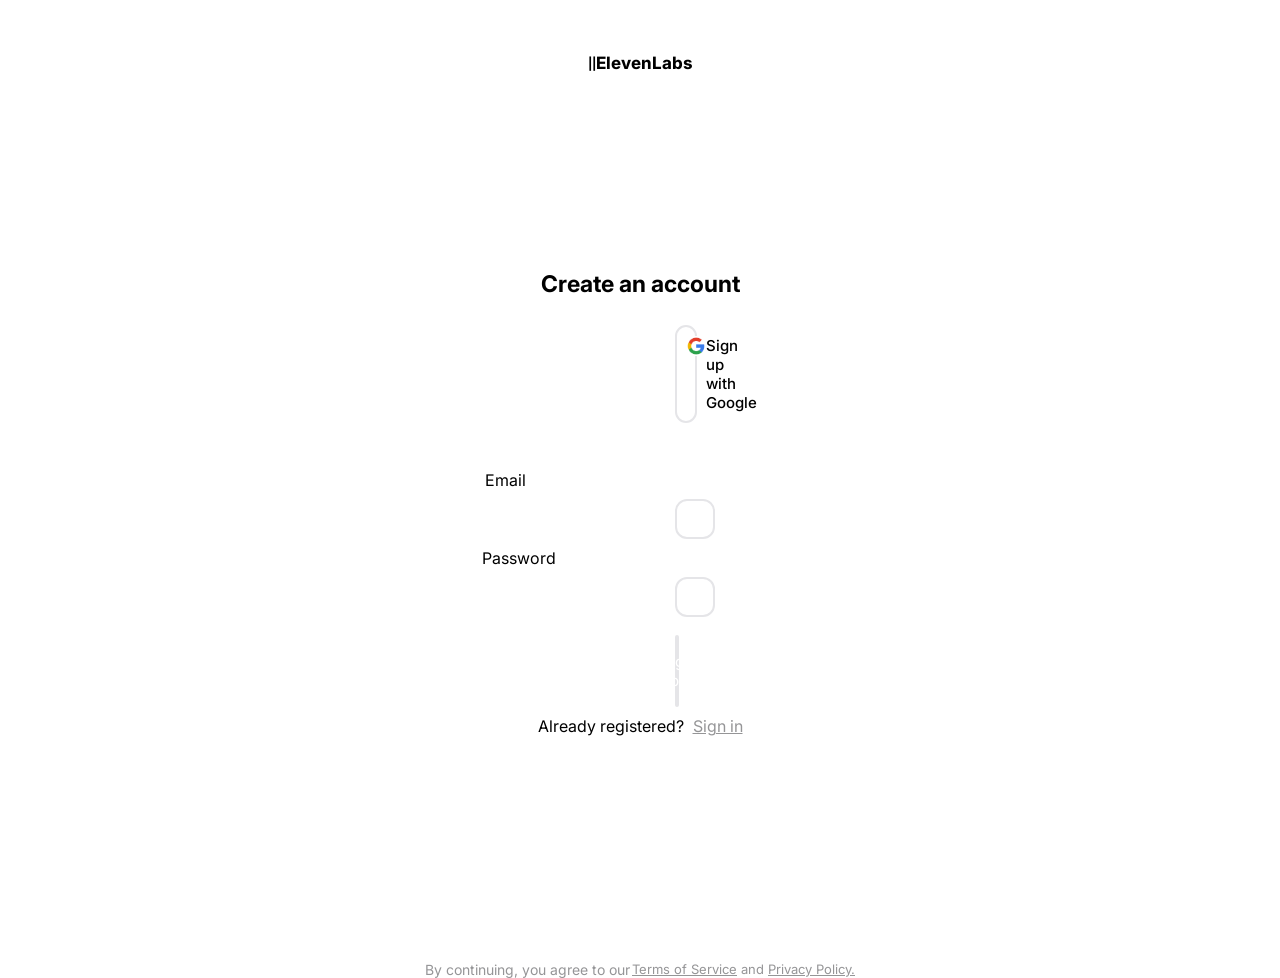
<file: Week1/Assignments/Assignment-1/index.html>
<!DOCTYPE html>
<html lang="en">

<head>
    <meta charset="UTF-8">
    <meta name="viewport" content="width=device-width, initial-scale=1.0">
    <title>Sign Up | Eleven Labs</title>
    <link rel="shortcut icon" href="./Assets/favicon.ico" type="image/x-icon">
    <link rel="stylesheet" href="style.css">
    <style>
        @import url('https://fonts.googleapis.com/css2?family=Inter:ital,opsz,wght@0,14..32,100..900;1,14..32,100..900&display=swap');
    </style>
</head>

<body>
    <div>
        <div class="navbar">
            <p class="danta">||</p>
            <p class="maintext">ElevenLabs</p>
        </div>
        <div class="mainbody">
            <div class="create">
                Create an account
            </div>
            <div class="google">
                <div class="googleimage">
                    <img src="./Assets/google.png" alt="" style="width: 20px;">
                </div>
                <div class="googletext">
                    Sign up with Google
                </div>
            </div>
            <div class="line"></div>
            <div>
                <div class="email">
                    Email
                </div>
                <div class="emailbox">
                </div>
            </div>
            <div>
                <div class="password">
                    Password
                </div>
                <div class="emailbox">
                </div>
            </div>
            <div class="signup">
                Sign up
            </div>
            <div class="regis">
                Already registered?
                <u class="signin">Sign in</u>
            </div>
            <div class="footer">
                <div class="huhu">
                    By continuing, you agree to our
                </div>
                <div class="haha">
                     <u>Terms of Service</u>
                     and
                     <u>Privacy Policy.</u>
                </div>
            </div>
        </div>
    </div>
</body>
</html>
</file>
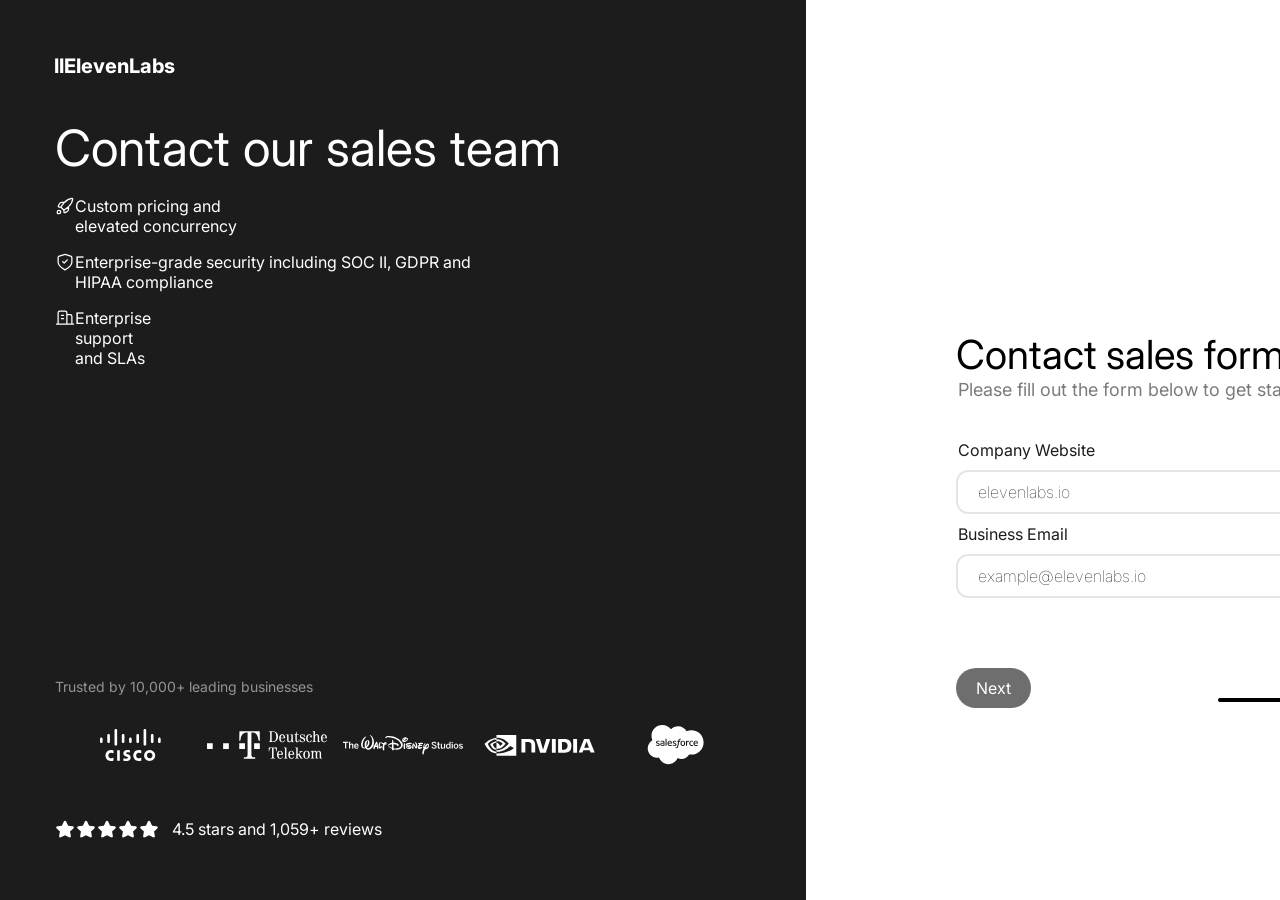
<file: Week1/Assignments/Assignment-2/index.html>
<!DOCTYPE html>
<html lang="en">

<head>
    <meta charset="UTF-8">
    <meta name="viewport" content="width=device-width, initial-scale=1.0">
    <title>Contact Sales</title>
    <link rel="shortcut icon" href="./Assets/favicon.ico" type="image/x-icon">
    <link rel="stylesheet" href="style.css">
    <link rel="preconnect" href="https://fonts.googleapis.com">
    <link rel="preconnect" href="https://fonts.gstatic.com" crossorigin>
    <link
        href="https://fonts.googleapis.com/css2?family=Boogaloo&family=Inter:ital,opsz,wght@0,14..32,100..900;1,14..32,100..900&display=swap"
        rel="stylesheet">
</head>

<body>
    <div class="papa">
        <div class="leftbody">
            <div class="link11">
                <a href="https://elevenlabs.io/" class="link1">llElevenLabs</a>
            </div>
            <div class="contach">
                Contact our sales team
            </div>
            <div class="rocket">
                <div>
                    <img src="./Assets/rocket.svg" alt="">
                </div>
                <div class="rockettext">
                    Custom pricing and elevated concurrency
                </div>
            </div>
            <div class="protection">
                <div>
                    <img src="./Assets/shield.svg" alt="">
                </div>
                <div class="protectiontext">
                    Enterprise-grade security including SOC II, GDPR and HIPAA compliance
                </div>
            </div>
            <div class="enterprise">
                <div>
                    <img src="./Assets/enterprise.svg" alt="">
                </div>
                <div class="enterprisetext">
                    Enterprise support and SLAs
                </div>
            </div>
            <div class="trust">
                Trusted by 10,000+ leading businesses
            </div>
            <div class="images">
                <div class="cisco">
                    <img src="./Assets/cisco-white.svg" alt="" width="120" height="40">
                </div>
                <div class="detuches">
                    <img src="./Assets/deutsche-telekom-white.svg" alt="" width="120" height="40">
                </div>
                <div class="disney">
                    <img src="./Assets/walt-disney-studios-white.svg" alt="" width="120" height="40">
                </div>
                <div class="nvidia">
                    <img src="./Assets/nvidia-white.svg" alt="" width="120" height="40">
                </div>
                <div class="salesforce">
                    <img src="./Assets/salesforce-white.svg" alt="" width="120" height="40">
                </div>
            </div>
            <div class="stars">
                <div>
                    <img src="./Assets/Screenshot 2026-01-19 at 18-43-20 Contact Sales.png" alt="">
                </div>
                <div class="jkjk">
                    4.5 stars and 1,059+ reviews
                </div>
            </div>
        </div>
        <div class="rightbody">
            <div class="contact">
                Contact sales form
            </div>
            <div class="please">
                Please fill out the form below to get started
            </div>
            <div class="input1">
                <div class="company">
                    Company Website
                </div>
                <div class="input11">
                    elevenlabs.io
                </div>
            </div>
            <div class="input12">
                <div class="company">
                    Business Email
                </div>
                <div class="input11">
                    example@elevenlabs.io
                </div>
            </div>
            <div class="final">
                <div class="next">
                    Next
                </div>
                <div class="lunn">
                    <div class="lineblack">

                    </div>
                    <div class="linegrey1">
                        
                    </div>
                    <div class="linegrey2">
                        
                    </div>
                </div>
            </div>
        </div>
    </div>
</body>

</html>
</file>
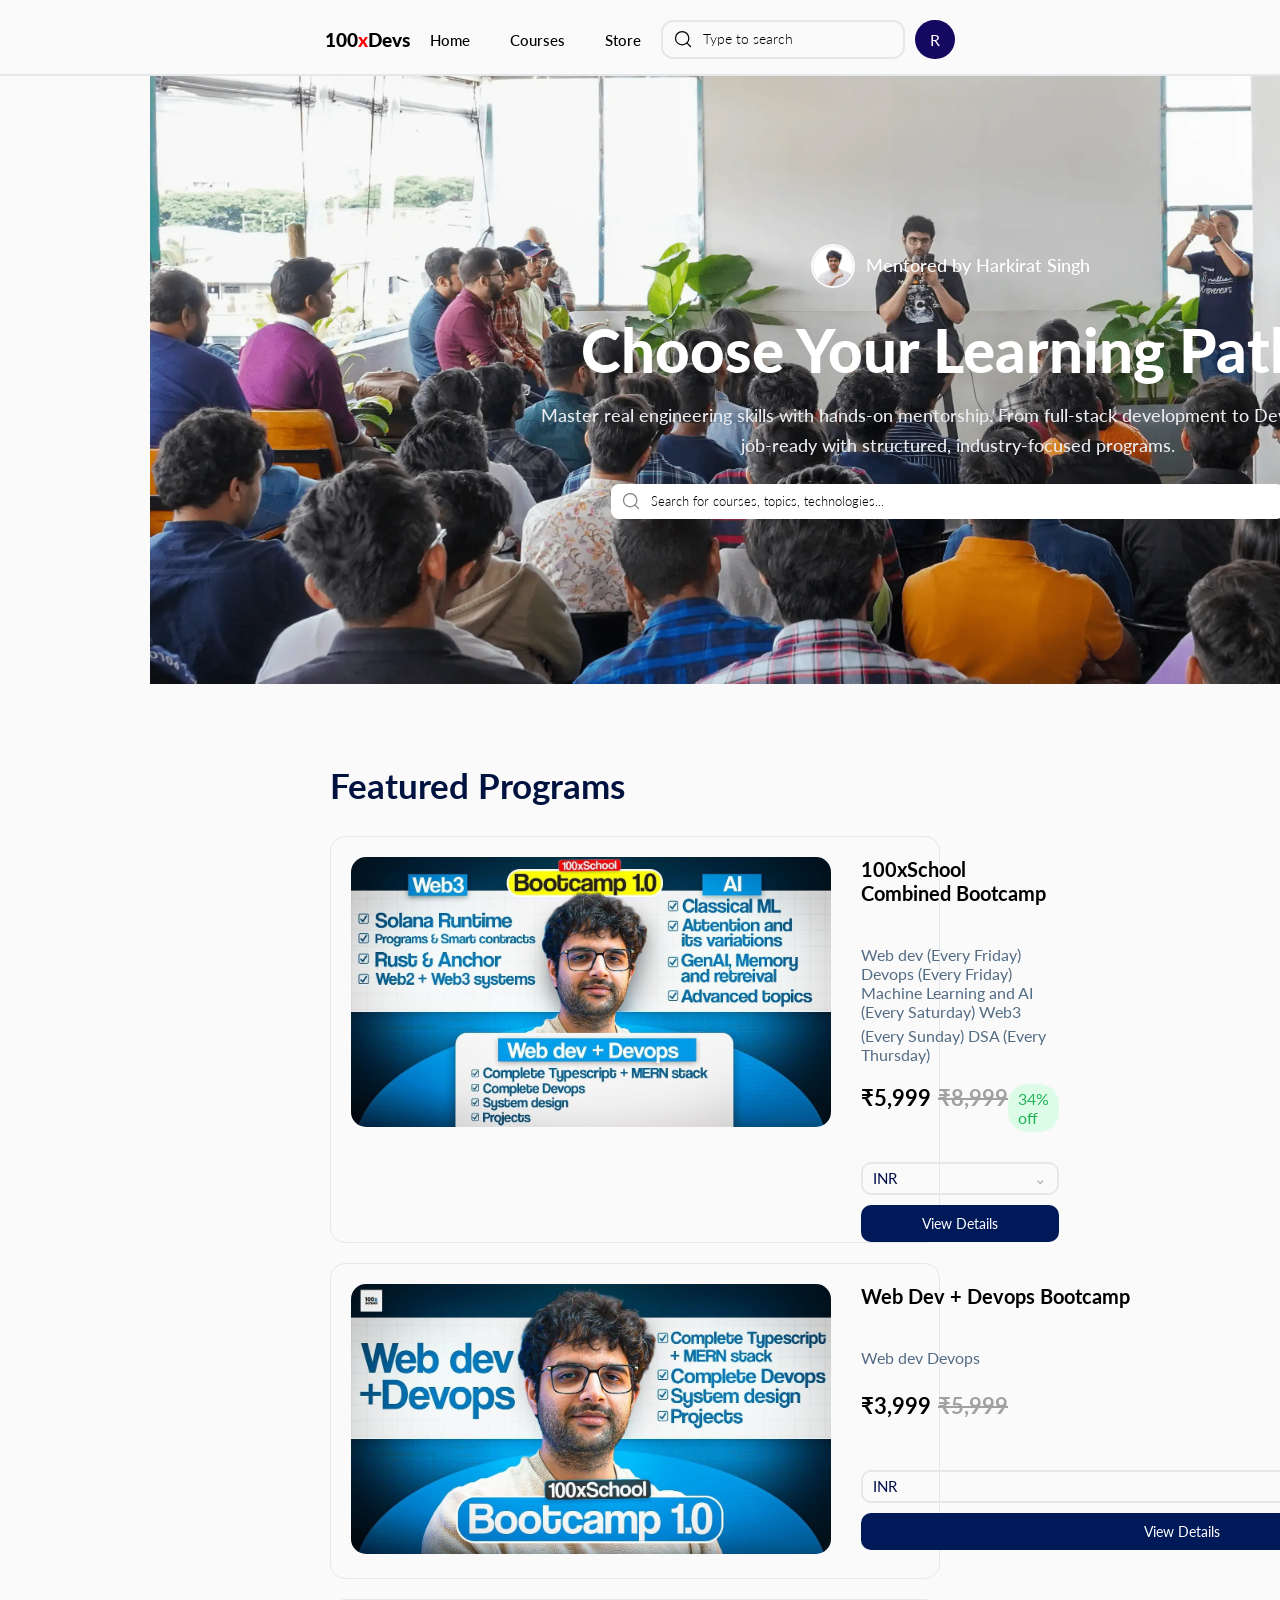
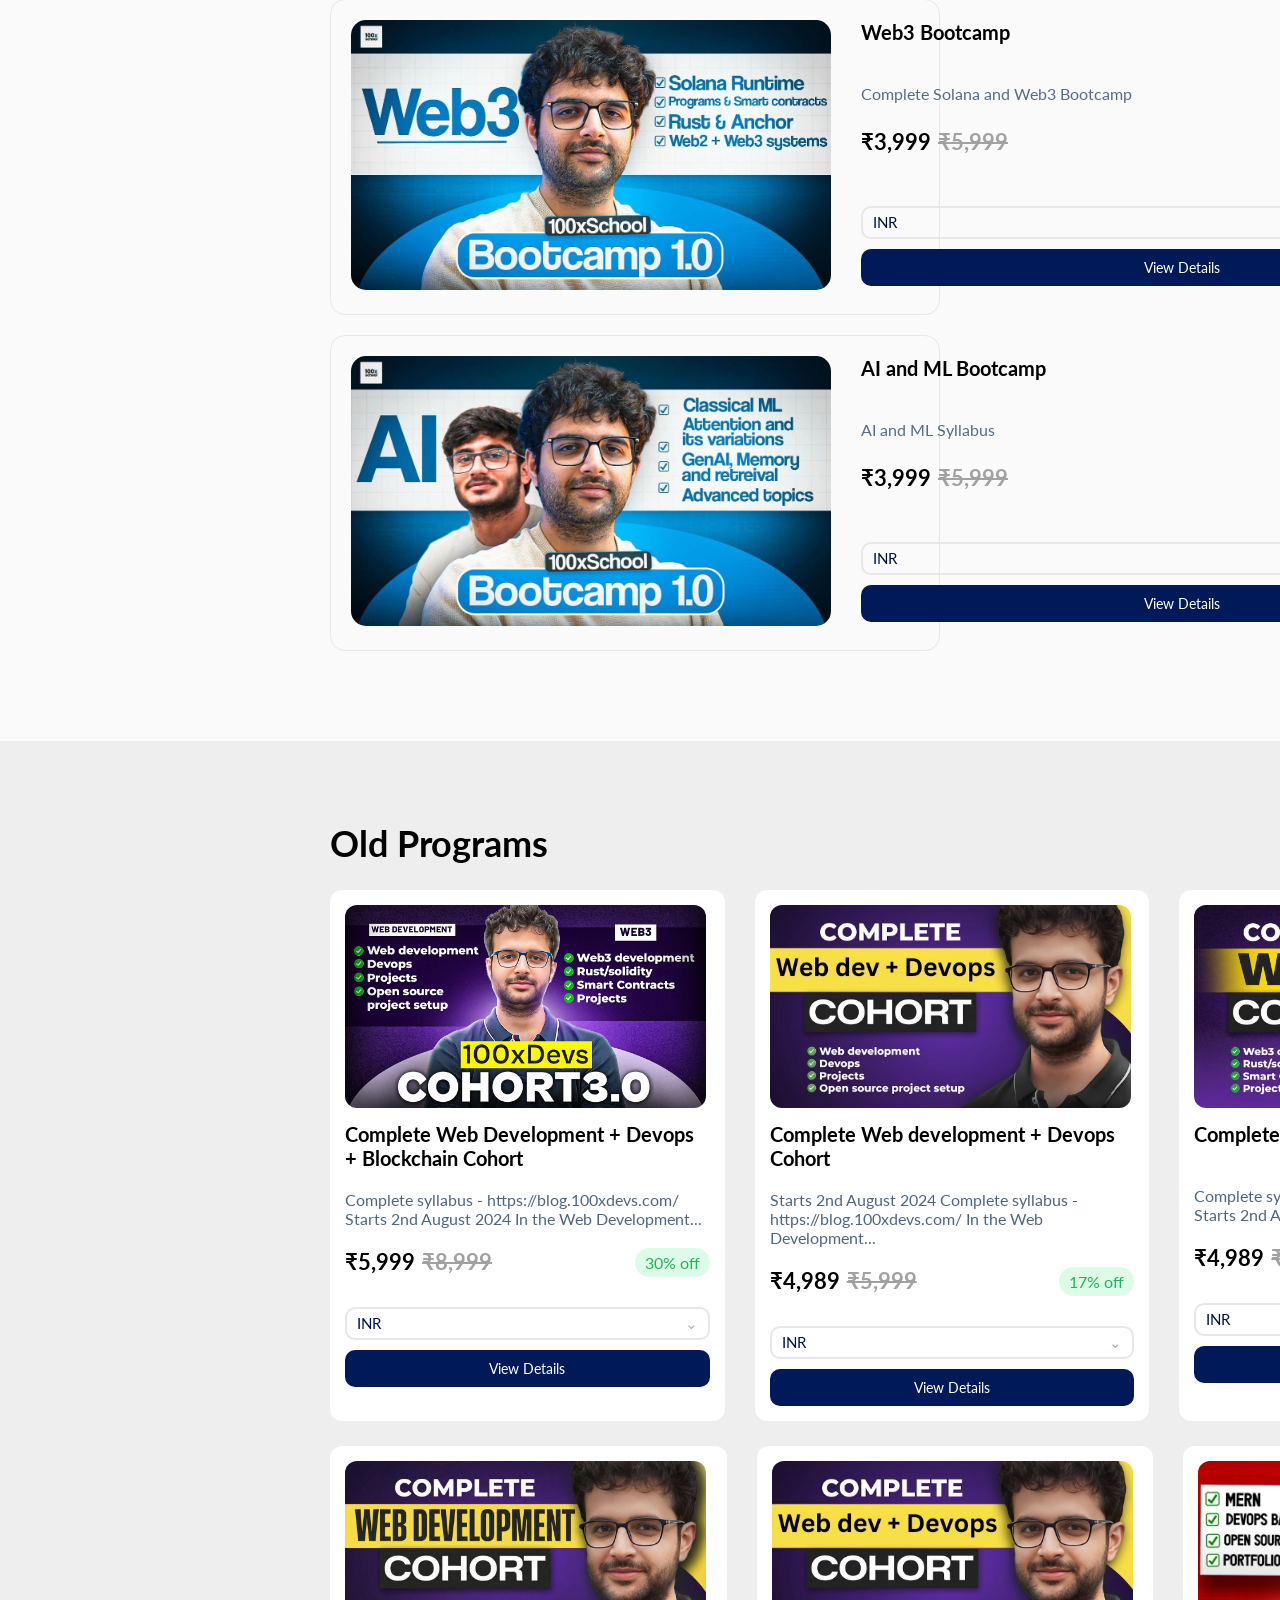
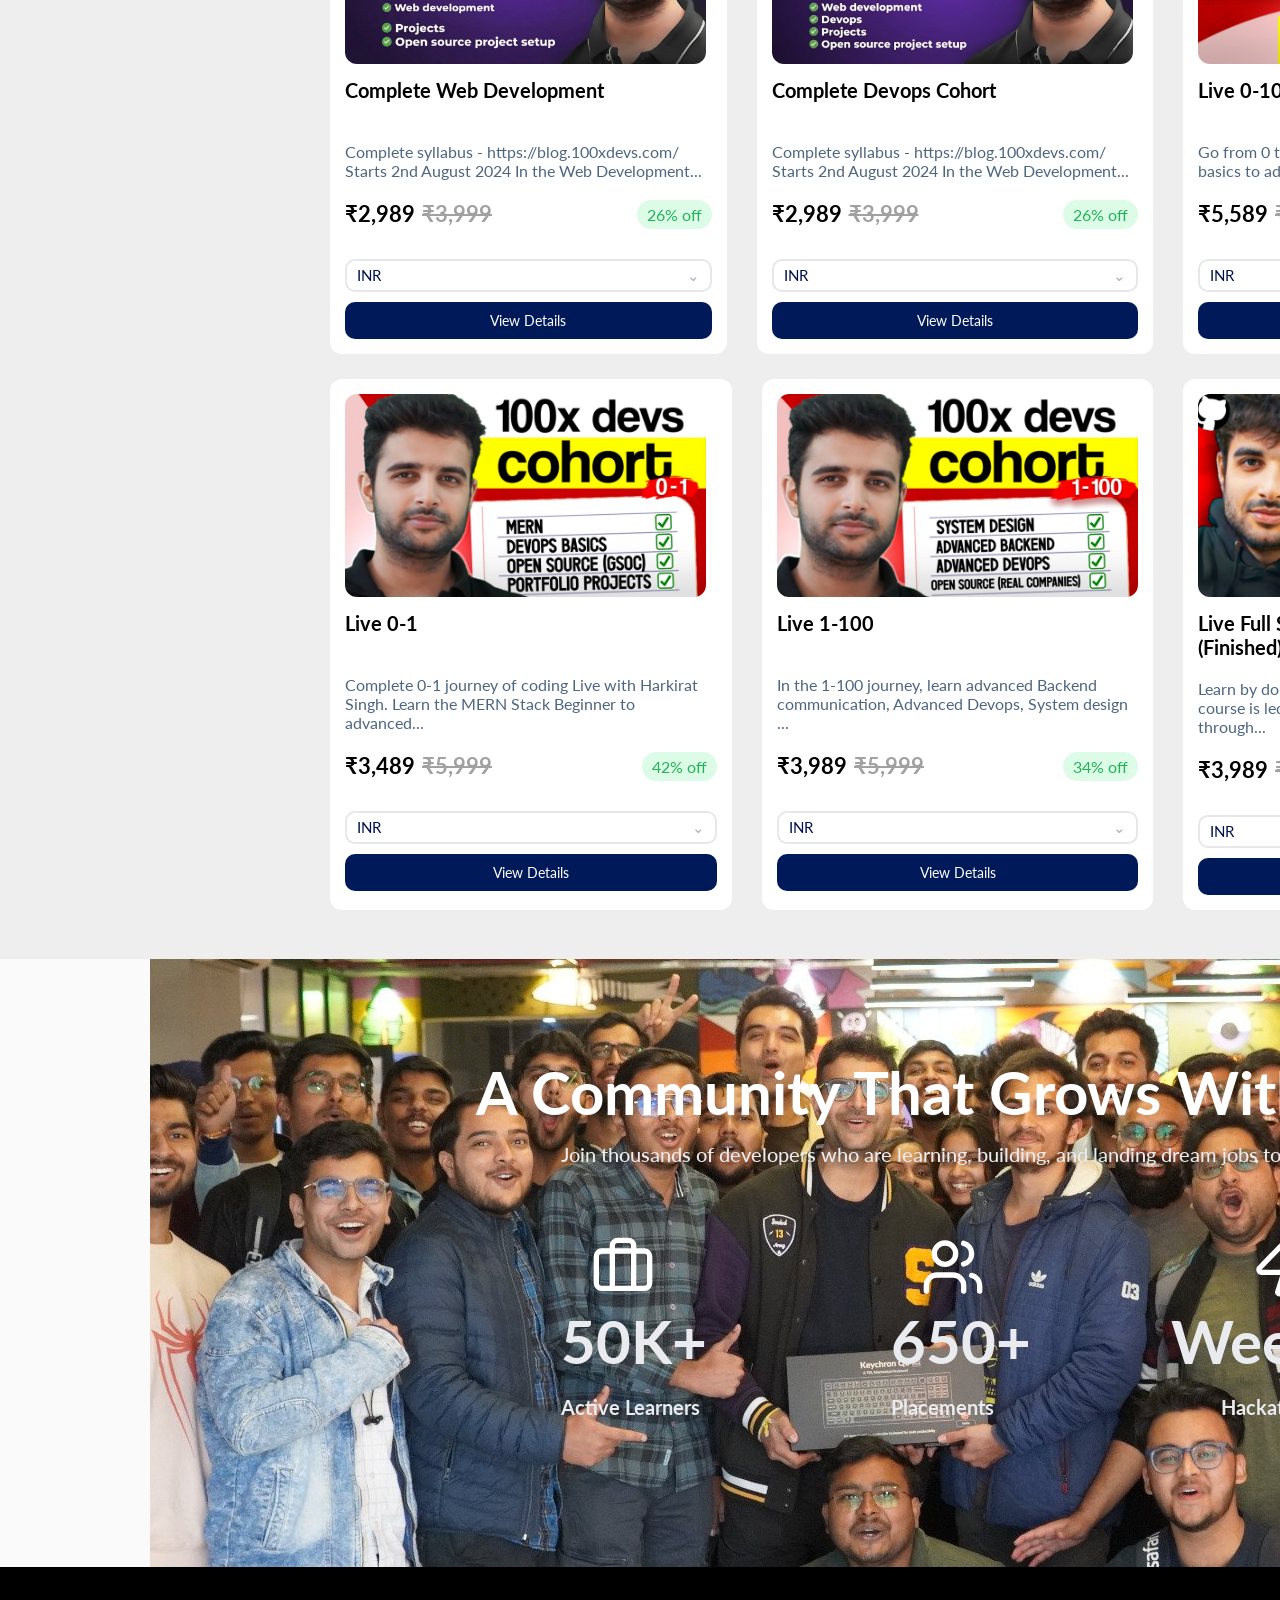
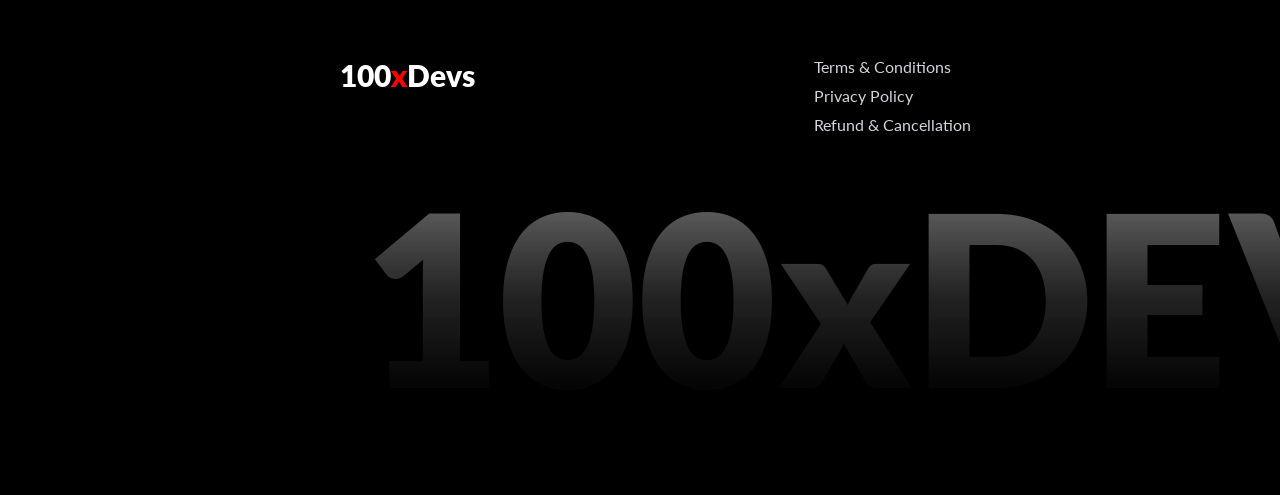
<file: Week1/Assignments/Assignment-3/courses.html>
<!DOCTYPE html>
<html lang="en">

<head>
    <meta charset="UTF-8">
    <meta name="viewport" content="width=device-width, initial-scale=1.0">
    <title>100xDevs</title>
    <link rel="shortcut icon" href="./Assets/Untitled.jpg" type="image/x-icon">
    <link rel="preconnect" href="https://fonts.googleapis.com">
    <link rel="preconnect" href="https://fonts.gstatic.com" crossorigin>
    <link
        href="https://fonts.googleapis.com/css2?family=Lato:ital,wght@0,100;0,300;0,400;0,700;0,900;1,100;1,300;1,400;1,700;1,900&display=swap"
        rel="stylesheet">
    <link rel="stylesheet" href="courses.css">
</head>

<body>
    <div class="navbar">
        <div class="leftnavbar">
            <div class="H00xdevs">
                <div class="H00">
                    100
                </div>
                <div class="x">
                    x
                </div>
                <div class="devs">
                    Devs
                </div>
            </div>
            <div class="home">
                Home
            </div>
            <div class="home">
                <a href="courses.html" style="text-decoration: none; color:black;">Courses</a>
            </div>
            <div class="home">
                <a href="store.html" style="text-decoration: none; color:black;">Store</a>
            </div>
        </div>

        <div class="rightnavbar">
            <div class="inputfield">
                <div class="searchbar">
                    <svg xmlns="http://www.w3.org/2000/svg" width="20" height="20" viewBox="0 0 24 24" fill="none"
                        stroke="#000000" stroke-width="1.5" stroke-linecap="round" stroke-linejoin="round">
                        <circle cx="11" cy="11" r="8"></circle>
                        <line x1="21" y1="21" x2="16.65" y2="16.65"></line>
                    </svg>
                </div>
                <div class="inputbox">
                    Type to search
                </div>
            </div>
            <div class="R">
                R
            </div>
        </div>
    </div>

    <div class="container">
        <div class="overlay">

        </div>
        <img src="./Assets-Courses/banner.webp" alt="" class="mainphoto">
        <img src="./Assets-Courses/harkirat.png" alt="" class="harkirat">
        <div class="mentor">Mentored by Harkirat Singh</div>
        <div class="Choose">Choose Your Learning Path</div>
        <div class="para">Master real engineering skills with hands-on mentorship. From full-stack development to DevOps
            — get</div>
        <div class="graph">job-ready with structured, industry-focused programs.</div>
        <div class="inputfi">
            <div class="searchbarr">
                <svg xmlns="http://www.w3.org/2000/svg" width="20" height="20" viewBox="0 0 24 24" fill="none"
                    stroke="Grey" stroke-width="1.5" stroke-linecap="round" stroke-linejoin="round">
                    <circle cx="11" cy="11" r="8"></circle>
                    <line x1="21" y1="21" x2="16.65" y2="16.65"></line>
                </svg>
            </div>
            <div class="inputboxx">
                Search for courses, topics, technologies...
            </div>
        </div>
    </div>
    <div class="mainbody">
        <div class="featured">
            Featured Programs
        </div>
        <div class="combined">
            <div class="imgs">
                <img src="./Assets-Courses/Combined.jpg" alt="" class="combinedimg">
            </div>
            <div class="texts">
                <p class="text1">100xSchool Combined Bootcamp</p>
                <div class="text2">Web dev (Every Friday) Devops (Every Friday) Machine Learning and AI (Every Saturday)
                    Web3</div>
                <div class="text21">(Every Sunday) DSA (Every Thursday)</div>
                <div class="tsira">
                    <div class="text31">
                        <div class="text3">₹5,999</div>
                        <div class="text4">₹8,999</div>
                    </div>
                    <div class="text5">34% off</div>
                </div>
                <div class="fourth">
                    <div class="text6">INR</div>
                    <div class="arrow">&#8964;</div>
                </div>
                <div class="text7">View Details</div>
            </div>
        </div>
        <div class="combined2">
            <div class="imgs">
                <img src="./Assets-Courses/webdev.jpg" alt="" class="combinedimg">
            </div>
            <div class="texts">
                <p class="text1">Web Dev + Devops Bootcamp</p>
                <div class="text2">Web dev Devops</div>
                <!-- <div class="text21">(Every Sunday) DSA (Every Thursday)</div> -->
                <div class="tsira2">
                    <div class="text312">
                        <div class="text3">₹3,999</div>
                        <div class="text4">₹5,999</div>
                    </div>
                    <div class="text5">34% off</div>
                </div>
                <div class="fourthh">
                    <div class="text6">INR</div>
                    <div class="arrow">&#8964;</div>
                </div>
                <div class="text72">View Details</div>
            </div>
        </div>
        <div class="combined3">
            <div class="imgs">
                <img src="./Assets-Courses/Web3.jpg" alt="" class="combinedimg">
            </div>
            <div class="texts">
                <p class="text1">Web3 Bootcamp</p>
                <div class="text2">Complete Solana and Web3 Bootcamp</div>
                <!-- <div class="text21">(Every Sunday) DSA (Every Thursday)</div> -->
                <div class="tsira">
                    <div class="text312">
                        <div class="text3">₹3,999</div>
                        <div class="text4">₹5,999</div>
                    </div>
                    <div class="text5">34% off</div>
                </div>
                <div class="fourth">
                    <div class="text6">INR</div>
                    <div class="arrow">&#8964;</div>
                </div>
                <div class="text7">View Details</div>
            </div>
        </div>
        <div class="combined4">
            <div class="imgs">
                <img src="./Assets-Courses/Ai.jpg" alt="" class="combinedimg">
            </div>
            <div class="texts">
                <p class="text1">AI and ML Bootcamp</p>
                <div class="text2">AI and ML Syllabus</div>
                <!-- <div class="text21">(Every Sunday) DSA (Every Thursday)</div> -->
                <div class="tsira">
                    <div class="text312">
                        <div class="text3">₹3,999</div>
                        <div class="text4">₹5,999</div>
                    </div>
                    <div class="text5">34% off</div>
                </div>
                <div class="fourth">
                    <div class="text6">INR</div>
                    <div class="arrow">&#8964;</div>
                </div>
                <div class="text7">View Details</div>
            </div>
        </div>
    </div>
    <div class="thirdpart">
        <div class="old">
            Old Programs
        </div>
        <div class="firstrow">
            <div class="cohort3">
                <img src="./Assets-Courses/cohort3combined.jpg" alt="" class="cohort3combined">
                <div class="complete">Complete Web Development + Devops + Blockchain Cohort</div>
                <div class="link">Complete syllabus - https://blog.100xdevs.com/ Starts 2nd August 2024 In the Web Development...</div>
                <div class="tsira">
                    <div class="text311">
                        <div class="text3">₹5,999</div>
                        <div class="text4">₹8,999</div>
                    </div>
                    <div class="text5">30% off</div>
                </div>
                <div class="fourthd">
                    <div class="text6">INR</div>
                    <div class="arrow">&#8964;</div>
                </div>
                <div class="text71">View Details</div>
            </div>
            <div class="cohort31">
                <img src="./Assets-Courses/_webdevanddevops.jpeg" alt="" class="cohort3combined">
                <div class="complete">Complete Web development + Devops Cohort</div>
                <div class="link">Starts 2nd August 2024 Complete syllabus - https://blog.100xdevs.com/ In the Web Development...</div>
                <div class="tsira">
                    <div class="text311">
                        <div class="text3">₹4,989</div>
                        <div class="text4">₹5,999</div>
                    </div>
                    <div class="text5">17% off</div>
                </div>
                <div class="fourthd">
                    <div class="text6">INR</div>
                    <div class="arrow">&#8964;</div>
                </div>
                <div class="text71">View Details</div>
            </div>
            <div class="cohort32">
                <img src="./Assets-Courses/cohort3web3.jpeg" alt="" class="cohort3combined">
                <div class="complete1">Complete Web3/Blockchain Cohort</div>
                <div class="link">Complete syllabus - https://blog.100xdevs.com/ Starts 2nd August 2024 In the Web Development...</div>
                <div class="tsira">
                    <div class="text311">
                        <div class="text3">₹4,989</div>
                        <div class="text4">₹5,999</div>
                    </div>
                    <div class="text5">17% off</div>
                </div>
                <div class="fourthd">
                    <div class="text6">INR</div>
                    <div class="arrow">&#8964;</div>
                </div>
                <div class="text71">View Details</div>
            </div>
        </div>
        <div class="secondrow">
            <div class="cohort3">
                <img src="./Assets-Courses/cohort3webdev.jpeg" alt="" class="cohort3combined">
                <div class="complete1">Complete Web Development</div>
                <div class="link">Complete syllabus - https://blog.100xdevs.com/ Starts 2nd August 2024 In the Web Development...</div>
                <div class="tsira">
                    <div class="text311">
                        <div class="text3">₹2,989</div>
                        <div class="text4">₹3,999</div>
                    </div>
                    <div class="text5">26% off</div>
                </div>
                <div class="fourthd">
                    <div class="text6">INR</div>
                    <div class="arrow">&#8964;</div>
                </div>
                <div class="text71">View Details</div>
            </div>
            <div class="cohort31">
                <img src="./Assets-Courses/_webdevanddevops.jpeg" alt="" class="cohort3combined">
                <div class="complete1">Complete Devops Cohort</div>
                <div class="link">Complete syllabus - https://blog.100xdevs.com/ Starts 2nd August 2024 In the Web Development...</div>
                <div class="tsira">
                    <div class="text311">
                        <div class="text3">₹2,989</div>
                        <div class="text4">₹3,999</div>
                    </div>
                    <div class="text5">26% off</div>
                </div>
                <div class="fourthd">
                    <div class="text6">INR</div>
                    <div class="arrow">&#8964;</div>
                </div>
                <div class="text71">View Details</div>
            </div>
            <div class="cohort32">
                <img src="./Assets-Courses/live00-100.jpg" alt="" class="cohort3combined">
                <div class="complete1">Live 0-100 Complete</div>
                <div class="link">Go from 0 to 100 with Harkirat Singh Live. Learn basics to advanced MERN, Basics to advanced...</div>
                <div class="tsira">
                    <div class="text311">
                        <div class="text3">₹5,589</div>
                        <div class="text4">₹7,999</div>
                    </div>
                    <div class="text5">31% off</div>
                </div>
                <div class="fourthd">
                    <div class="text6">INR</div>
                    <div class="arrow">&#8964;</div>
                </div>
                <div class="text71">View Details</div>
            </div>
        </div>
        <div class="secondrow">
            <div class="cohort3">
                <img src="./Assets-Courses/live 0-1.jpg" alt="" class="cohort3combined">
                <div class="complete1">Live 0-1</div>
                <div class="link">Complete 0-1 journey of coding Live with Harkirat Singh. Learn the MERN Stack Beginner to advanced...</div>
                <div class="tsira">
                    <div class="text311">
                        <div class="text3">₹3,489</div>
                        <div class="text4">₹5,999</div>
                    </div>
                    <div class="text5">42% off</div>
                </div>
                <div class="fourthd">
                    <div class="text6">INR</div>
                    <div class="arrow">&#8964;</div>
                </div>
                <div class="text71">View Details</div>
            </div>
            <div class="cohort31">
                <img src="./Assets-Courses/live 1-100.jpg" alt="" class="cohort3combined">
                <div class="complete1">Live 1-100</div>
                <div class="link">In the 1-100 journey, learn advanced Backend communication, Advanced Devops, System design ...</div>
                <div class="tsira">
                    <div class="text311">
                        <div class="text3">₹3,989</div>
                        <div class="text4">₹5,999</div>
                    </div>
                    <div class="text5">34% off</div>
                </div>
                <div class="fourthd">
                    <div class="text6">INR</div>
                    <div class="arrow">&#8964;</div>
                </div>
                <div class="text71">View Details</div>
            </div>
            <div class="cohort32">
                <img src="./Assets-Courses/cohort1.jpg" alt="" class="cohort3combined">
                <div class="complete11">Live Full Stack Open Source Cohort 1 (Finished)</div>
                <div class="link">Learn by doing open source contributions The course is led by Harkirat Singh where we go through...</div>
                <div class="tsira">
                    <div class="text311">
                        <div class="text3">₹3,989</div>
                        <div class="text4">₹4,999</div>
                    </div>
                    <div class="text5">21% off</div>
                </div>
                <div class="fourthd">
                    <div class="text6">INR</div>
                    <div class="arrow">&#8964;</div>
                </div>
                <div class="text71">View Details</div>
            </div>
        </div>
    </div>
    <div class="fourthpart">
        <div class="overlay">

        </div>
        <img src="./Assets-Courses/community6.png" alt="" class="mainphoto">
        <!-- <img src="./Assets-Courses/harkirat.png" alt="" class="harkirat"> -->
        <!-- <div class="mentor">Mentored by Harkirat Singh</div> -->
        <div class="community">A Community That Grows With You</div>
        <div class="paraa">Join thousands of developers who are learning, building, and landing dream jobs together</div>
        <!-- <div class="graph">job-ready with structured, industry-focused programs.</div> -->
         <div class="svges">
            <div class="svg1">
            <svg xmlns="http://www.w3.org/2000/svg" width="64" height="64" viewBox="0 0 24 24" fill="none" stroke="white" stroke-width="2" stroke-linecap="round" stroke-linejoin="round" class="lucide lucide-briefcase-icon lucide-briefcase"><path d="M16 20V4a2 2 0 0 0-2-2h-4a2 2 0 0 0-2 2v16"/><rect width="20" height="14" x="2" y="6" rx="2"/></svg>
            </div>
            <div class="svg2">
                <svg xmlns="http://www.w3.org/2000/svg" width="64" height="64" viewBox="0 0 24 24" fill="none" stroke="white" stroke-width="2" stroke-linecap="round" stroke-linejoin="round" class="lucide lucide-users-icon lucide-users"><path d="M16 21v-2a4 4 0 0 0-4-4H6a4 4 0 0 0-4 4v2"/><path d="M16 3.128a4 4 0 0 1 0 7.744"/><path d="M22 21v-2a4 4 0 0 0-3-3.87"/><circle cx="9" cy="7" r="4"/></svg>
            </div>

            <div class="svg3">
                <svg xmlns="http://www.w3.org/2000/svg" width="64" height="64" viewBox="0 0 24 24" fill="none" stroke="white" stroke-width="2" stroke-linecap="round" stroke-linejoin="round" class="lucide lucide-zap-icon lucide-zap"><path d="M4 14a1 1 0 0 1-.78-1.63l9.9-10.2a.5.5 0 0 1 .86.46l-1.92 6.02A1 1 0 0 0 13 10h7a1 1 0 0 1 .78 1.63l-9.9 10.2a.5.5 0 0 1-.86-.46l1.92-6.02A1 1 0 0 0 11 14z"/></svg>
            </div>
         </div>
        <div class="likhahua">
            <div class="likha1">
                50K+
            </div>
            <div class="likha2">
                650+
            </div>
            <div class="likha3">
                Weekly
            </div>
        </div>

        <div class="we1">
            Active Learners
        </div>
        <div class="we2">
            Placements
        </div>
        <div class="we3">
            Hackathons
        </div>
        </div>
    </div>
        <div class="footer">
        <div class="upperwala">
            <div class="c00xdevs">
                <div class="hun">100</div>
                <div class="XX">x</div>
                <div class="Devss">Devs</div>
            </div>
            <div class="rules">
                <div class="terms">Terms & Conditions</div>
                <div class="privacy">Privacy Policy</div>
                <div class="Refund">Refund & Cancellation</div>
            </div>
            <div class="uff">
            <div class="links">
                <div class="youtube">
                    <svg width="30px" viewBox="0 0 24 24" fill="none" xmlns="http://www.w3.org/2000/svg">
                        <path
                            d="M20.5245 6.00694C20.3025 5.81544 20.0333 5.70603 19.836 5.63863C19.6156 5.56337 19.3637 5.50148 19.0989 5.44892C18.5677 5.34348 17.9037 5.26005 17.1675 5.19491C15.6904 5.06419 13.8392 5 12 5C10.1608 5 8.30956 5.06419 6.83246 5.1949C6.09632 5.26005 5.43231 5.34348 4.9011 5.44891C4.63628 5.50147 4.38443 5.56337 4.16403 5.63863C3.96667 5.70603 3.69746 5.81544 3.47552 6.00694C3.26514 6.18846 3.14612 6.41237 3.07941 6.55976C3.00507 6.724 2.94831 6.90201 2.90314 7.07448C2.81255 7.42043 2.74448 7.83867 2.69272 8.28448C2.58852 9.18195 2.53846 10.299 2.53846 11.409C2.53846 12.5198 2.58859 13.6529 2.69218 14.5835C2.74378 15.047 2.81086 15.4809 2.89786 15.8453C2.97306 16.1603 3.09841 16.5895 3.35221 16.9023C3.58757 17.1925 3.92217 17.324 4.08755 17.3836C4.30223 17.461 4.55045 17.5218 4.80667 17.572C5.32337 17.6733 5.98609 17.7527 6.72664 17.8146C8.2145 17.9389 10.1134 18 12 18C13.8865 18 15.7855 17.9389 17.2733 17.8146C18.0139 17.7527 18.6766 17.6733 19.1933 17.572C19.4495 17.5218 19.6978 17.461 19.9124 17.3836C20.0778 17.324 20.4124 17.1925 20.6478 16.9023C20.9016 16.5895 21.0269 16.1603 21.1021 15.8453C21.1891 15.4809 21.2562 15.047 21.3078 14.5835C21.4114 13.6529 21.4615 12.5198 21.4615 11.409C21.4615 10.299 21.4115 9.18195 21.3073 8.28448C21.2555 7.83868 21.1874 7.42043 21.0969 7.07448C21.0517 6.90201 20.9949 6.72401 20.9206 6.55976C20.8539 6.41236 20.7349 6.18846 20.5245 6.00694Z"
                            stroke="white" stroke-width="2" stroke-linecap="round" stroke-linejoin="round" />
                        <path d="M14.5385 11.5L10.0962 14.3578L10.0962 8.64207L14.5385 11.5Z" stroke="white"
                            stroke-width="2" stroke-linecap="round" stroke-linejoin="round" />
                    </svg>
                </div>
                <div class="twitter">
                    <svg fill="white" width="30px"viewBox="0 0 256 256" id="Flat"
                        xmlns="http://www.w3.org/2000/svg">
                        <path
                            d="M251.08691,67.40771A12.00081,12.00081,0,0,0,240,60l-28.17627-.00049a52.1226,52.1226,0,0,0-43.16553-23.9956A52.3181,52.3181,0,0,0,116,87.99268l-.001.82763C78.71729,77.28174,48.81055,47.83887,48.48535,47.51465a12.00027,12.00027,0,0,0-20.292,6.33887c-9.03027,49.66943,5.9707,83.02734,20.146,102.26464a114.47906,114.47906,0,0,0,21.95947,22.51221c-14.44824,14.40283-34.291,22.04981-34.51221,22.13379a11.99906,11.99906,0,0,0-5.771,17.89209C31.94629,221.55273,43.43018,236,80,236c72.11816,0,132.45215-55.144,139.34473-126.37354l29.14062-29.14111A12.00169,12.00169,0,0,0,251.08691,67.40771ZM199.252,95.77734a12.0024,12.0024,0,0,0-3.49023,7.72217C191.88574,164.34082,141.03711,212,80,212a91.895,91.895,0,0,1-12.48926-.78564c10.42578-6.66456,22.19776-16.14356,30.47364-28.55811a11.954,11.954,0,0,0-4.56153-17.36133c-2.05469-1.05469-45.58691-24.20068-43.9375-85.42871,17.17481,13.148,45.02735,30.71875,76.52735,35.97022a12.00038,12.00038,0,0,0,13.97363-11.82618L140,88.01318v-.01123a28.32087,28.32087,0,0,1,28.35938-28A28.06161,28.06161,0,0,1,193.6748,76.8042a12.00052,12.00052,0,0,0,10.9961,7.19531h6.35937Z" />
                    </svg>
                </div>
                <div class="instagram">
                    <svg width="30px" height="50px" viewBox="0 0 24 24" fill="none"
                        xmlns="http://www.w3.org/2000/svg">
                        <path
                            d="M3 11C3 7.22876 3 5.34315 4.17157 4.17157C5.34315 3 7.22876 3 11 3H13C16.7712 3 18.6569 3 19.8284 4.17157C21 5.34315 21 7.22876 21 11V13C21 16.7712 21 18.6569 19.8284 19.8284C18.6569 21 16.7712 21 13 21H11C7.22876 21 5.34315 21 4.17157 19.8284C3 18.6569 3 16.7712 3 13V11Z"
                            stroke="white" stroke-width="2" />
                        <circle cx="16.5" cy="7.5" r="1.5" fill="white" />
                        <circle cx="12" cy="12" r="3" stroke="white" stroke-width="2" />
                    </svg>
                </div>
                <div class="linkdin">
                    <svg width="30px" viewBox="0 0 24 24" fill="none"
                        xmlns="http://www.w3.org/2000/svg">
                        <circle cx="4" cy="4" r="2" stroke="white" stroke-width="2" stroke-linecap="round"
                            stroke-linejoin="round" />
                        <rect x="2" y="9" width="4" height="13" stroke="white" stroke-width="2" stroke-linecap="round"
                            stroke-linejoin="round" />
                        <path
                            d="M10 22H14V15C14 13.8954 14.8954 13 16 13C17.1046 13 18 13.8954 18 15V22H22V15C22 11.6863 19.3137 9 16 9C12.6863 9 10 11.6863 10 15V22Z"
                            stroke="white" stroke-width="2" stroke-linecap="round" stroke-linejoin="round" />
                    </svg>
                </div>
            </div>
            <div class="copy">
                © 2026 100xDevs. All rights reserved.
            </div>
            </div>
        </div>
        <div class="nichewala">
            <img src="Assets/Screenshot_20260202_031533.png" alt="">
        </div>
    </div>
    </div>
</body>

</html>
</file>
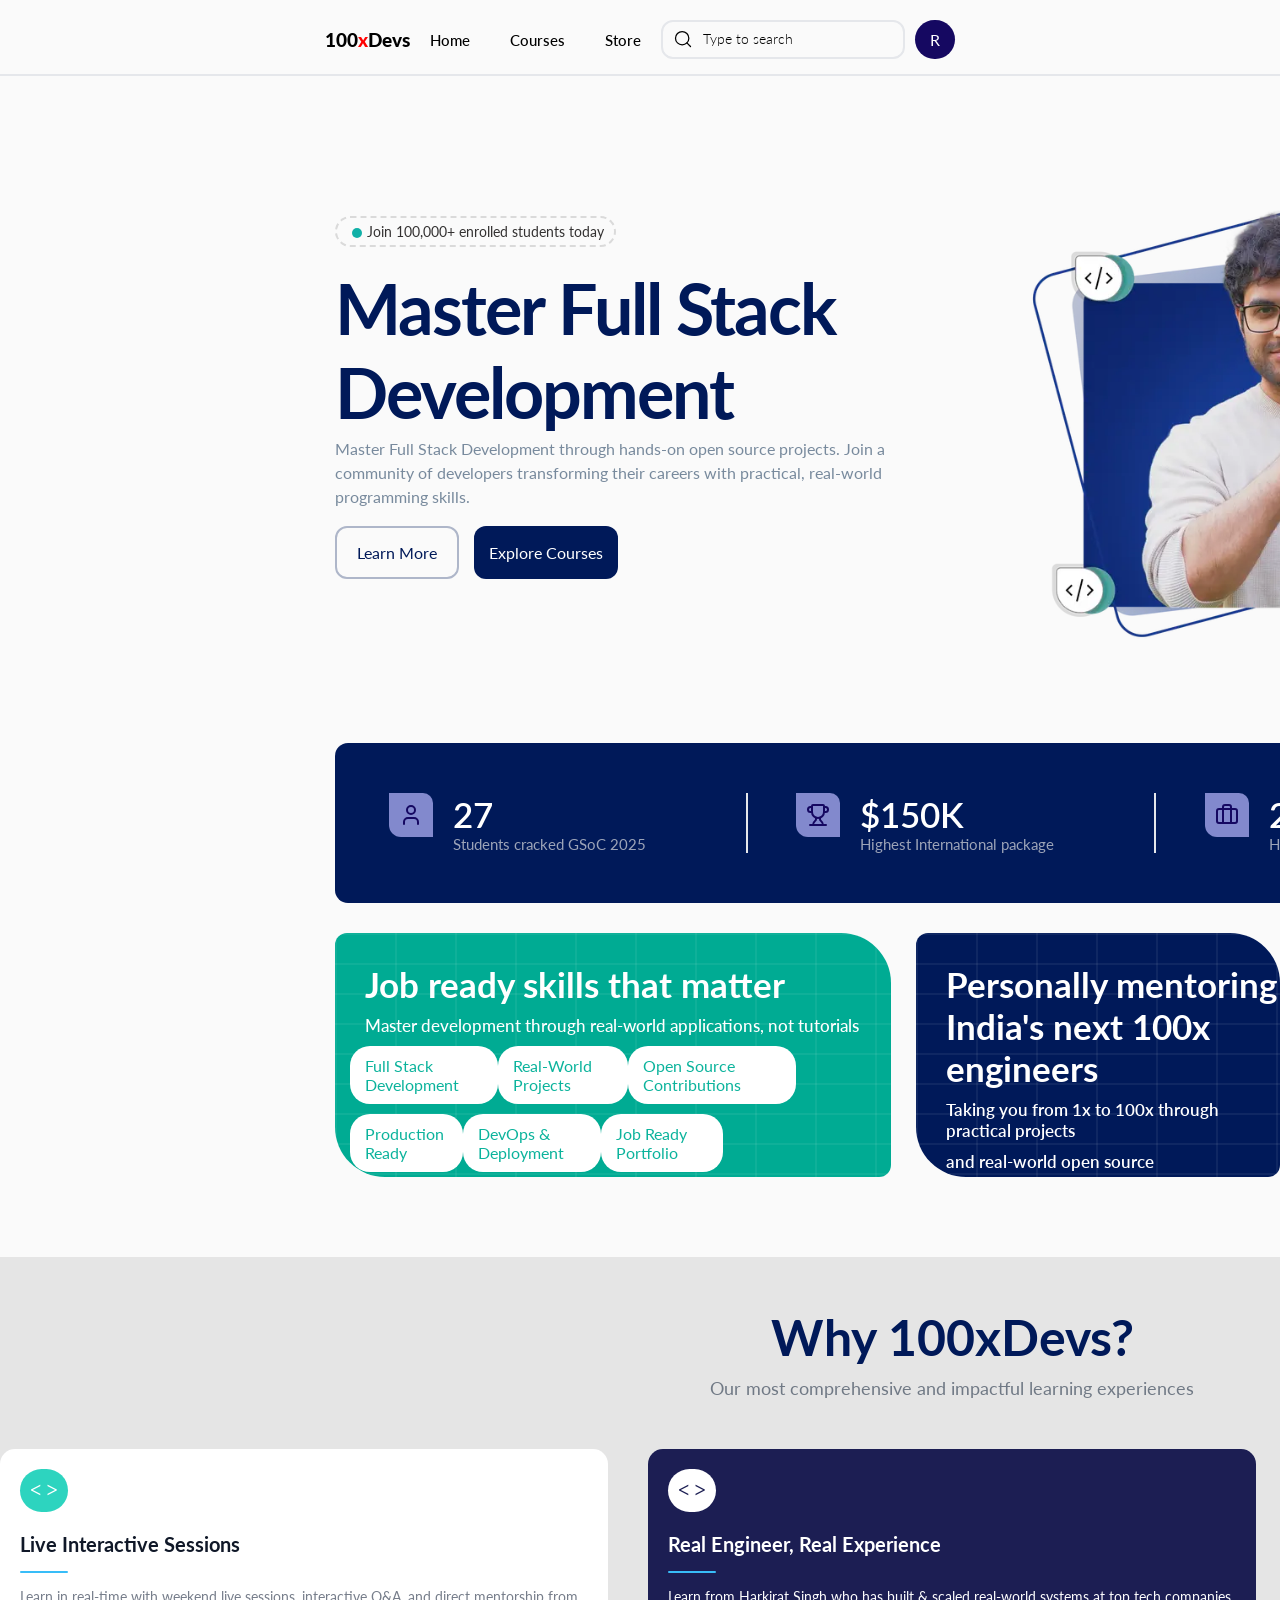
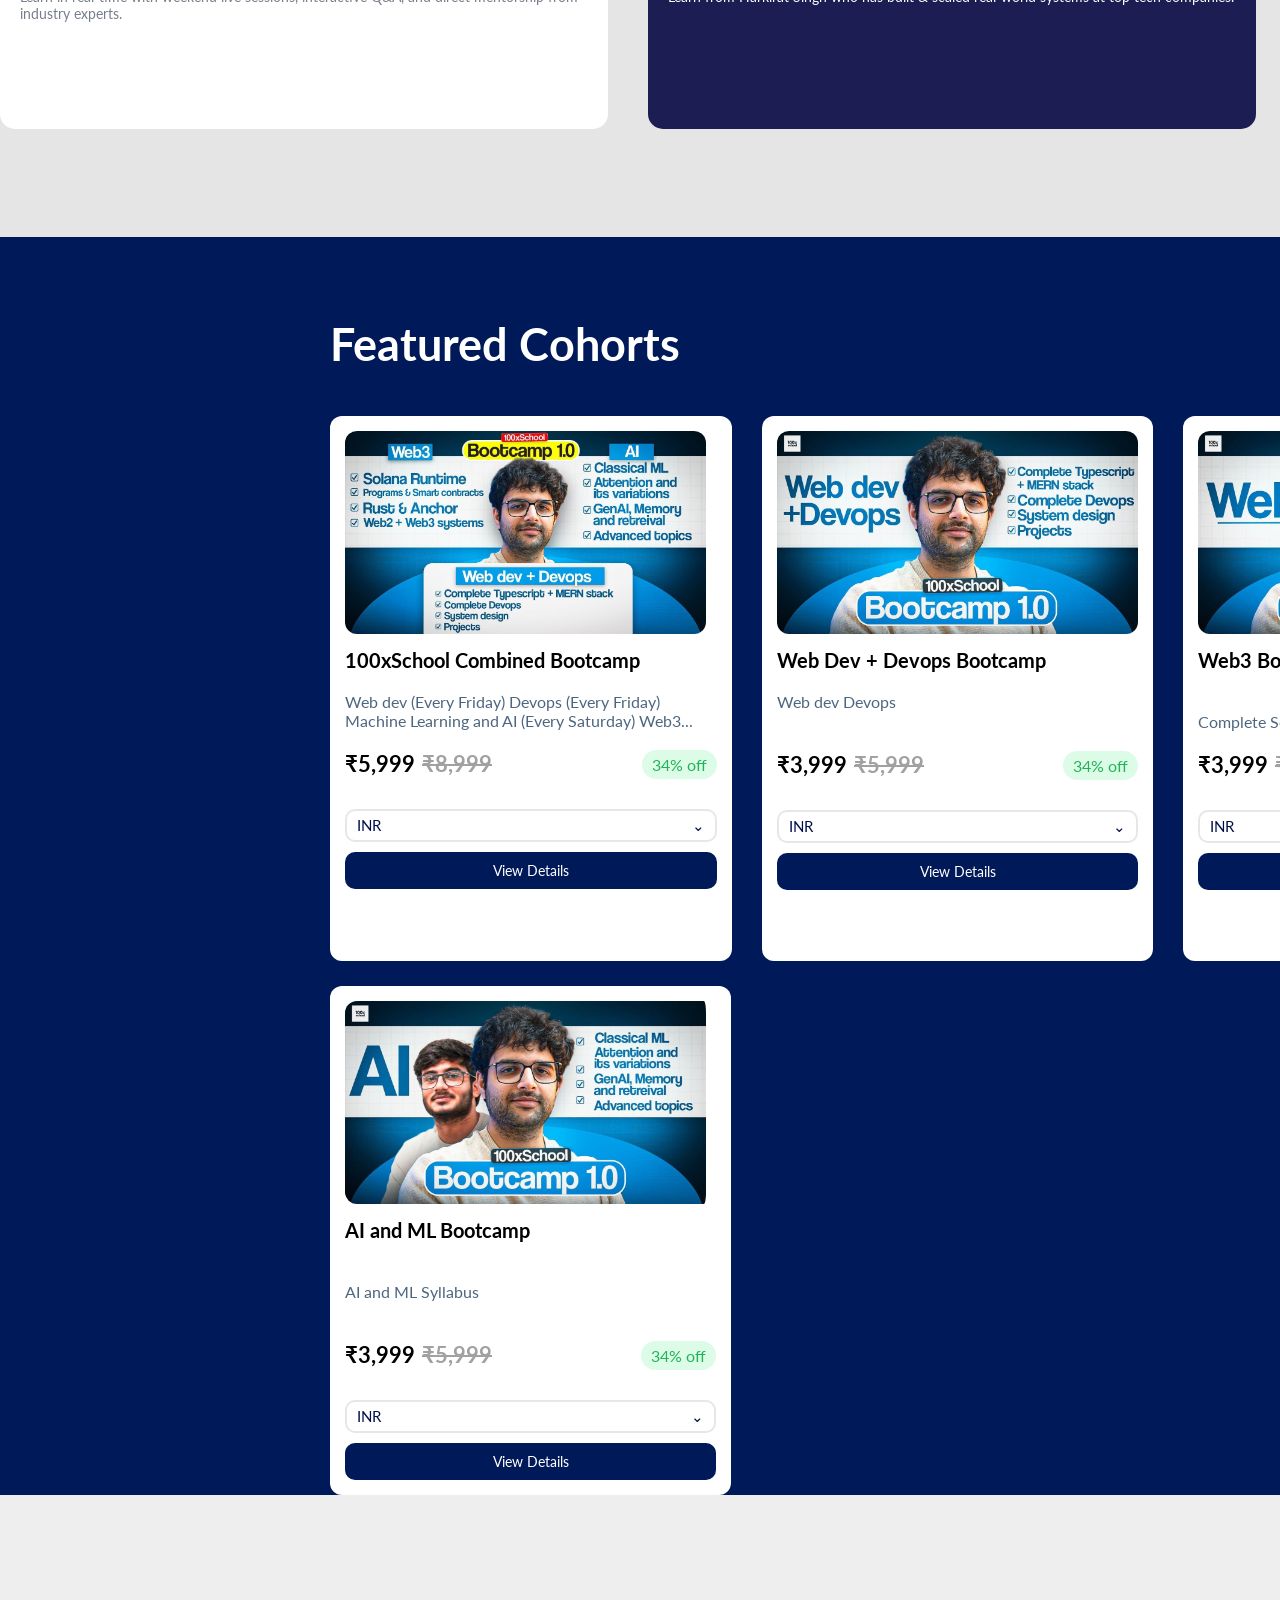
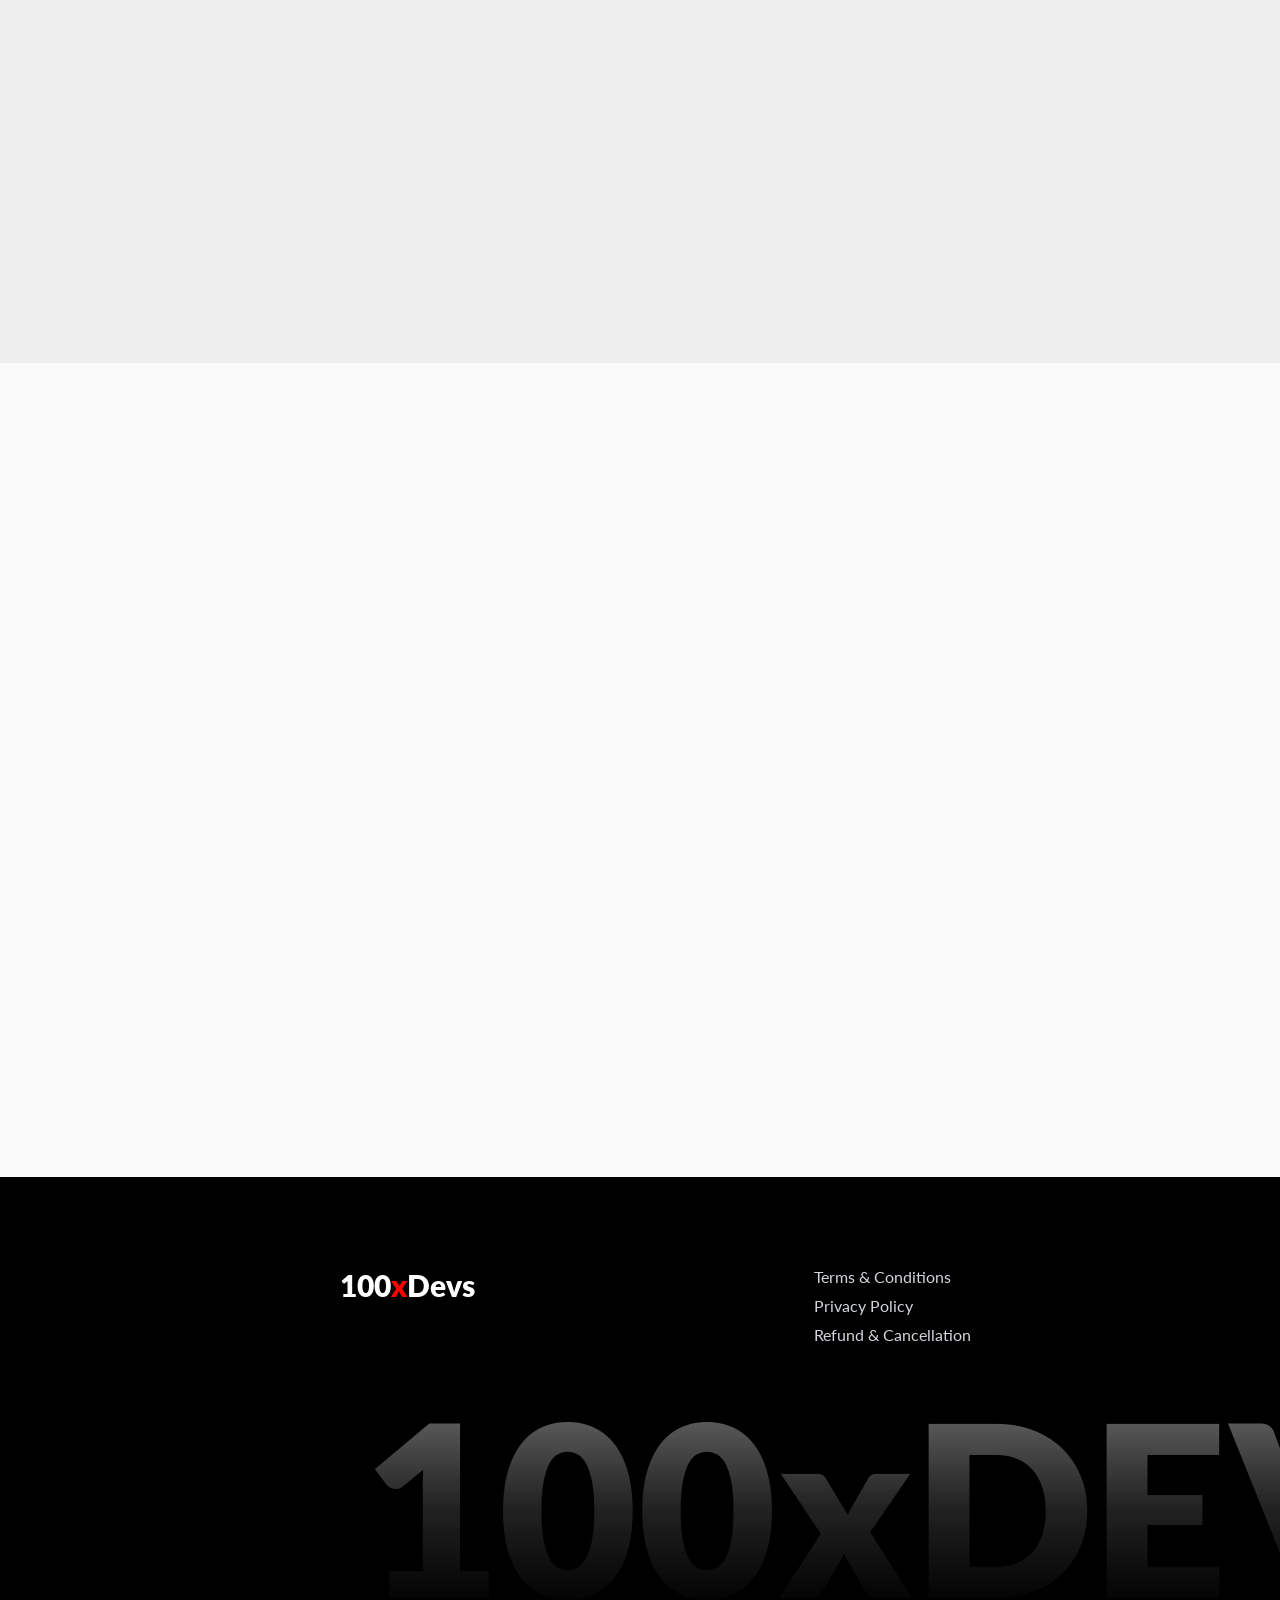
<file: Week1/Assignments/Assignment-3/home.html>
<!DOCTYPE html>
<html lang="en">

<head>
    <meta charset="UTF-8">
    <meta name="viewport" content="width=device-width, initial-scale=1.0">
    <title>100xDevs</title>
    <link rel="shortcut icon" href="./Assets/Untitled.jpg" type="image/x-icon">
    <link rel="preconnect" href="https://fonts.googleapis.com">
    <link rel="preconnect" href="https://fonts.gstatic.com" crossorigin>
    <link
        href="https://fonts.googleapis.com/css2?family=Lato:ital,wght@0,100;0,300;0,400;0,700;0,900;1,100;1,300;1,400;1,700;1,900&display=swap"
        rel="stylesheet">
    <link rel="stylesheet" href="home.css">
</head>

<body>
    <div class="navbar">
        <div class="leftnavbar">
            <div class="H00xdevs">
                <div class="H00">
                    100
                </div>
                <div class="x">
                    x
                </div>
                <div class="devs">
                    Devs
                </div>
            </div>
            <div class="home">
                <a href="home.html" style="text-decoration: none; color:black;">Home</a>
            </div>
            <div class="home">
                <a href="courses.html" style="text-decoration: none; color:black;">Courses</a>
            </div>
            <div class="home">
                <a href="store.html" style="text-decoration: none; color:black;">Store</a>
            </div>
        </div>

        <div class="rightnavbar">
            <div class="inputfield">
                <div class="searchbar">
                    <svg xmlns="http://www.w3.org/2000/svg" width="20" height="20" viewBox="0 0 24 24" fill="none"
                        stroke="#000000" stroke-width="1.5" stroke-linecap="round" stroke-linejoin="round">
                        <circle cx="11" cy="11" r="8"></circle>
                        <line x1="21" y1="21" x2="16.65" y2="16.65"></line>
                    </svg>
                </div>
                <div class="inputbox">
                    Type to search
                </div>
            </div>
            <div class="R">
                R
            </div>
        </div>
    </div>
    <div class="mainbody1">
        <div class="rightside">
            <div class="join">
                <div class="dot">
                </div>
                <div class="enrolled">
                    Join 100,000+ enrolled students today
                </div>
            </div>
            <div class="master">
                Master Full Stack
            </div>
            <div class="developemnt">
                Development
            </div>
            <div class="line1">
                Master Full Stack Development through hands-on open source projects. Join a
            </div>
            <div class="line2">
                community of developers transforming their careers with practical, real-world
            </div>
            <div class="line3">
                programming skills.
            </div>
            <div class="learnexplore">
                <div class="learn">
                    Learn More
                </div>
                <div class="explore">
                    Explore Courses
                </div>
            </div>
        </div>
        <div class="leftside">
            <img src="Assets/hero-img.webp" alt="" width="540px" height="477">
        </div>
    </div>
    <div class="mainbody2">
        <div class="part1">
            <div class="number1">
                <div class="svg">
                    <svg xmlns="http://www.w3.org/2000/svg" width="24" height="24" viewBox="0 0 24 24" fill="none"
                        stroke="#150861" stroke-width="2" stroke-linecap="round" stroke-linejoin="round" class="lucid">
                        <path d="M19 21v-2a4 4 0 0 0-4-4H9a4 4 0 0 0-4 4v2" />
                        <circle cx="12" cy="7" r="4" />
                    </svg>
                </div>
                <div class="texts">
                    <div class="students">27</div>
                    <div class="cracked">Students cracked GSoC 2025</div>
                </div>
            </div>
            <div class="line">
                
            </div>
        </div>
        <div class="part1">
            <div class="number2">
                <svg xmlns="http://www.w3.org/2000/svg" width="24" height="24" viewBox="0 0 24 24" fill="none"
                    stroke="#150861" stroke-width="2" stroke-linecap="round" stroke-linejoin="round" class="lucid">
                    <path d="M10 14.66v1.626a2 2 0 0 1-.976 1.696A5 5 0 0 0 7 21.978" />
                    <path d="M14 14.66v1.626a2 2 0 0 0 .976 1.696A5 5 0 0 1 17 21.978" />
                    <path d="M18 9h1.5a1 1 0 0 0 0-5H18" />
                    <path d="M4 22h16" />
                    <path d="M6 9a6 6 0 0 0 12 0V3a1 1 0 0 0-1-1H7a1 1 0 0 0-1 1z" />
                    <path d="M6 9H4.5a1 1 0 0 1 0-5H6" />
                </svg>
                <div class="texts">
                    <div class="students">$150K</div>
                    <div class="cracked">Highest International package</div>
                </div>
            </div>
            <div class="line">
                
            </div>
        </div>
        <div class="part2">
            <div class="number2">
                <svg xmlns="http://www.w3.org/2000/svg" width="24" height="24" viewBox="0 0 24 24" fill="none"
                stroke="#150861" stroke-width="2" stroke-linecap="round" stroke-linejoin="round" class="lucid">
                <path d="M16 20V4a2 2 0 0 0-2-2h-4a2 2 0 0 0-2 2v16" />
                <rect width="20" height="14" x="2" y="6" rx="2" />
            </svg>
                <div class="texts">
                    <div class="students">200+</div>
                    <div class="cracked">High paying internships confirmed</div>
                </div>
            </div>
        </div>
    </div>
    <div class="mainbody3">
        <div class="brick1">
            <div class="job">
                Job ready skills that matter
            </div>
            <div class="masterr">
                Master development through real-world applications, not tutorials
            </div>
            <div class="stack1">
                <div class="full">
                    Full Stack Development
                </div>
                <div class="full">
                    Real-World Projects
                </div>
                <div class="full">
                    Open Source Contributions
                </div>
            </div>
            <div class="stack2">
                <div class="full">
                    Production Ready
                </div>
                <div class="full">
                    DevOps & Deployment
                </div>
                <div class="full">
                    Job Ready Portfolio
                </div>
            </div>
        </div>
        <div class="brick2">
            <div class="personally">Personally mentoring </div>
            <div class="Ind">India's next 100x engineers</div>
            <div class="from">
                Taking you from 1x to 100x through practical projects 
            </div>
            <div class="and">
                and real-world open source
            </div>
        </div>
    </div>
    <div class="mainbody4">
        <div class="why">
            Why 100xDevs?
        </div>
        <div class="comp">
            Our most comprehensive and impactful learning experiences
        </div>
        <div class="engineer">
            <div class="box1">
                <div class="element1">
                    < > 
                </div>
                <div class="interactive">
                    Live Interactive Sessions
                </div>
                <div class="horizontal">

                </div>
                <div class="has">
                    Learn in real-time with weekend live sessions, interactive Q&A, and direct mentorship from industry experts.
                </div>
            </div>
            <div class="box2">
                <div class="element2">
                    < > 
                </div>
                <div class="interactive2">
                    Real Engineer, Real Experience
                </div>
                <div class="horizontal">

                </div>
                <div class="has2">
                    Learn from Harkirat Singh who has built & scaled real-world systems at top tech companies.
                </div>
            </div>
            <div class="box3">
                <div class="element1">
                    < > 
                </div>
                <div class="interactive">
                    Learn by Doing
                </div>
                <div class="horizontal">

                </div>
                <div class="has">
                    Hands-on projects, open-source contributions & practical coding. Build payment systems, automation tools & end-to-end applications.
                </div>
            </div>
            </div>
        </div>
    </div>
    <div class="mainbody5">
        <div class="cohorts">
            Featured Cohorts
        </div>
        <div class="firstrow">
            <div class="cohort33">
                <img src="./Assets-Courses/Combined.jpg" alt="" class="cohort3combined">
                <div class="complete">100xSchool Combined Bootcamp</div>
                <div class="link">Web dev (Every Friday) Devops (Every Friday) Machine Learning and AI (Every Saturday) Web3...</div>
                <div class="tsira">
                    <div class="text311">
                        <div class="text3">₹5,999</div>
                        <div class="text4">₹8,999</div>
                    </div>
                    <div class="text5">34% off</div>
                </div>
                <div class="fourthd">
                    <div class="text6">INR</div>
                    <div class="arrow">&#8964;</div>
                </div>
                <div class="text71">View Details</div>
            </div>
            <div class="cohort31">
                <img src="./Assets-Courses/webdev.jpg" alt="" class="cohort3combined">
                <div class="complete">Web Dev + Devops Bootcamp</div>
                <div class="link123">Web dev Devops</div>
                <div class="tsira">
                    <div class="text3111">
                        <div class="text3">₹3,999</div>
                        <div class="text4">₹5,999</div>
                    </div>
                    <div class="text5">34% off</div>
                </div>
                <div class="fourthdd">
                    <div class="text6">INR</div>
                    <div class="arrow">&#8964;</div>
                </div>
                <div class="text71">View Details</div>
            </div>
            <div class="cohort32">
                <img src="./Assets-Courses/Web3.jpg" alt="" class="cohort3combined">
                <div class="complete1">Web3 Bootcamp</div>
                <div class="link">Complete Solana and Web3 Bootcamp</div>
                <div class="tsira">
                    <div class="text311">
                        <div class="text3">₹3,999</div>
                        <div class="text4">₹5,999</div>
                    </div>
                    <div class="text5">34% off</div>
                </div>
                <div class="fourthd">
                    <div class="text6">INR</div>
                    <div class="arrow">&#8964;</div>
                </div>
                <div class="text71">View Details</div>
            </div>
        </div>
        <div class="secondrow">
            <div class="cohort3">
                <img src="./Assets-Courses/Ai.jpg" alt="" class="cohort3combinedd">
                <div class="complete1">AI and ML Bootcamp</div>
                <div class="link123">AI and ML Syllabus</div>
                <div class="tsira">
                    <div class="text311">
                        <div class="text3">₹3,999</div>
                        <div class="text4">₹5,999</div>
                    </div>
                    <div class="text5">34% off</div>
                </div>
                <div class="fourthd">
                    <div class="text6">INR</div>
                    <div class="arrow">&#8964;</div>
                </div>
                <div class="text71">View Details</div>
            </div>
    </div>
    <div class="mainbody6">
    </div>

    <div class="mainbody7">
        
    </div>
    <div class="mainbody8">

    </div>
    <div class="mainbody9">

    </div>
    <div class="footer">
        <div class="upperwala">
            <div class="c00xdevs">
                <div class="hun">100</div>
                <div class="XX">x</div>
                <div class="Devss">Devs</div>
            </div>
            <div class="rules">
                <div class="terms">Terms & Conditions</div>
                <div class="privacy">Privacy Policy</div>
                <div class="Refund">Refund & Cancellation</div>
            </div>
            <div class="uff">
            <div class="links">
                <div class="youtube">
                    <svg width="30px" viewBox="0 0 24 24" fill="none" xmlns="http://www.w3.org/2000/svg">
                        <path
                            d="M20.5245 6.00694C20.3025 5.81544 20.0333 5.70603 19.836 5.63863C19.6156 5.56337 19.3637 5.50148 19.0989 5.44892C18.5677 5.34348 17.9037 5.26005 17.1675 5.19491C15.6904 5.06419 13.8392 5 12 5C10.1608 5 8.30956 5.06419 6.83246 5.1949C6.09632 5.26005 5.43231 5.34348 4.9011 5.44891C4.63628 5.50147 4.38443 5.56337 4.16403 5.63863C3.96667 5.70603 3.69746 5.81544 3.47552 6.00694C3.26514 6.18846 3.14612 6.41237 3.07941 6.55976C3.00507 6.724 2.94831 6.90201 2.90314 7.07448C2.81255 7.42043 2.74448 7.83867 2.69272 8.28448C2.58852 9.18195 2.53846 10.299 2.53846 11.409C2.53846 12.5198 2.58859 13.6529 2.69218 14.5835C2.74378 15.047 2.81086 15.4809 2.89786 15.8453C2.97306 16.1603 3.09841 16.5895 3.35221 16.9023C3.58757 17.1925 3.92217 17.324 4.08755 17.3836C4.30223 17.461 4.55045 17.5218 4.80667 17.572C5.32337 17.6733 5.98609 17.7527 6.72664 17.8146C8.2145 17.9389 10.1134 18 12 18C13.8865 18 15.7855 17.9389 17.2733 17.8146C18.0139 17.7527 18.6766 17.6733 19.1933 17.572C19.4495 17.5218 19.6978 17.461 19.9124 17.3836C20.0778 17.324 20.4124 17.1925 20.6478 16.9023C20.9016 16.5895 21.0269 16.1603 21.1021 15.8453C21.1891 15.4809 21.2562 15.047 21.3078 14.5835C21.4114 13.6529 21.4615 12.5198 21.4615 11.409C21.4615 10.299 21.4115 9.18195 21.3073 8.28448C21.2555 7.83868 21.1874 7.42043 21.0969 7.07448C21.0517 6.90201 20.9949 6.72401 20.9206 6.55976C20.8539 6.41236 20.7349 6.18846 20.5245 6.00694Z"
                            stroke="white" stroke-width="2" stroke-linecap="round" stroke-linejoin="round" />
                        <path d="M14.5385 11.5L10.0962 14.3578L10.0962 8.64207L14.5385 11.5Z" stroke="white"
                            stroke-width="2" stroke-linecap="round" stroke-linejoin="round" />
                    </svg>
                </div>
                <div class="twitter">
                    <svg fill="white" width="30px"viewBox="0 0 256 256" id="Flat"
                        xmlns="http://www.w3.org/2000/svg">
                        <path
                            d="M251.08691,67.40771A12.00081,12.00081,0,0,0,240,60l-28.17627-.00049a52.1226,52.1226,0,0,0-43.16553-23.9956A52.3181,52.3181,0,0,0,116,87.99268l-.001.82763C78.71729,77.28174,48.81055,47.83887,48.48535,47.51465a12.00027,12.00027,0,0,0-20.292,6.33887c-9.03027,49.66943,5.9707,83.02734,20.146,102.26464a114.47906,114.47906,0,0,0,21.95947,22.51221c-14.44824,14.40283-34.291,22.04981-34.51221,22.13379a11.99906,11.99906,0,0,0-5.771,17.89209C31.94629,221.55273,43.43018,236,80,236c72.11816,0,132.45215-55.144,139.34473-126.37354l29.14062-29.14111A12.00169,12.00169,0,0,0,251.08691,67.40771ZM199.252,95.77734a12.0024,12.0024,0,0,0-3.49023,7.72217C191.88574,164.34082,141.03711,212,80,212a91.895,91.895,0,0,1-12.48926-.78564c10.42578-6.66456,22.19776-16.14356,30.47364-28.55811a11.954,11.954,0,0,0-4.56153-17.36133c-2.05469-1.05469-45.58691-24.20068-43.9375-85.42871,17.17481,13.148,45.02735,30.71875,76.52735,35.97022a12.00038,12.00038,0,0,0,13.97363-11.82618L140,88.01318v-.01123a28.32087,28.32087,0,0,1,28.35938-28A28.06161,28.06161,0,0,1,193.6748,76.8042a12.00052,12.00052,0,0,0,10.9961,7.19531h6.35937Z" />
                    </svg>
                </div>
                <div class="instagram">
                    <svg width="30px" height="50px" viewBox="0 0 24 24" fill="none"
                        xmlns="http://www.w3.org/2000/svg">
                        <path
                            d="M3 11C3 7.22876 3 5.34315 4.17157 4.17157C5.34315 3 7.22876 3 11 3H13C16.7712 3 18.6569 3 19.8284 4.17157C21 5.34315 21 7.22876 21 11V13C21 16.7712 21 18.6569 19.8284 19.8284C18.6569 21 16.7712 21 13 21H11C7.22876 21 5.34315 21 4.17157 19.8284C3 18.6569 3 16.7712 3 13V11Z"
                            stroke="white" stroke-width="2" />
                        <circle cx="16.5" cy="7.5" r="1.5" fill="white" />
                        <circle cx="12" cy="12" r="3" stroke="white" stroke-width="2" />
                    </svg>
                </div>
                <div class="linkdin">
                    <svg width="30px" viewBox="0 0 24 24" fill="none"
                        xmlns="http://www.w3.org/2000/svg">
                        <circle cx="4" cy="4" r="2" stroke="white" stroke-width="2" stroke-linecap="round"
                            stroke-linejoin="round" />
                        <rect x="2" y="9" width="4" height="13" stroke="white" stroke-width="2" stroke-linecap="round"
                            stroke-linejoin="round" />
                        <path
                            d="M10 22H14V15C14 13.8954 14.8954 13 16 13C17.1046 13 18 13.8954 18 15V22H22V15C22 11.6863 19.3137 9 16 9C12.6863 9 10 11.6863 10 15V22Z"
                            stroke="white" stroke-width="2" stroke-linecap="round" stroke-linejoin="round" />
                    </svg>
                </div>
            </div>
            <div class="copy">
                © 2026 100xDevs. All rights reserved.
            </div>
            </div>
        </div>
        <div class="nichewala">
            <img src="Assets/Screenshot_20260202_031533.png" alt="">
        </div>
    </div>
    </div>
</body>

</html>
</file>
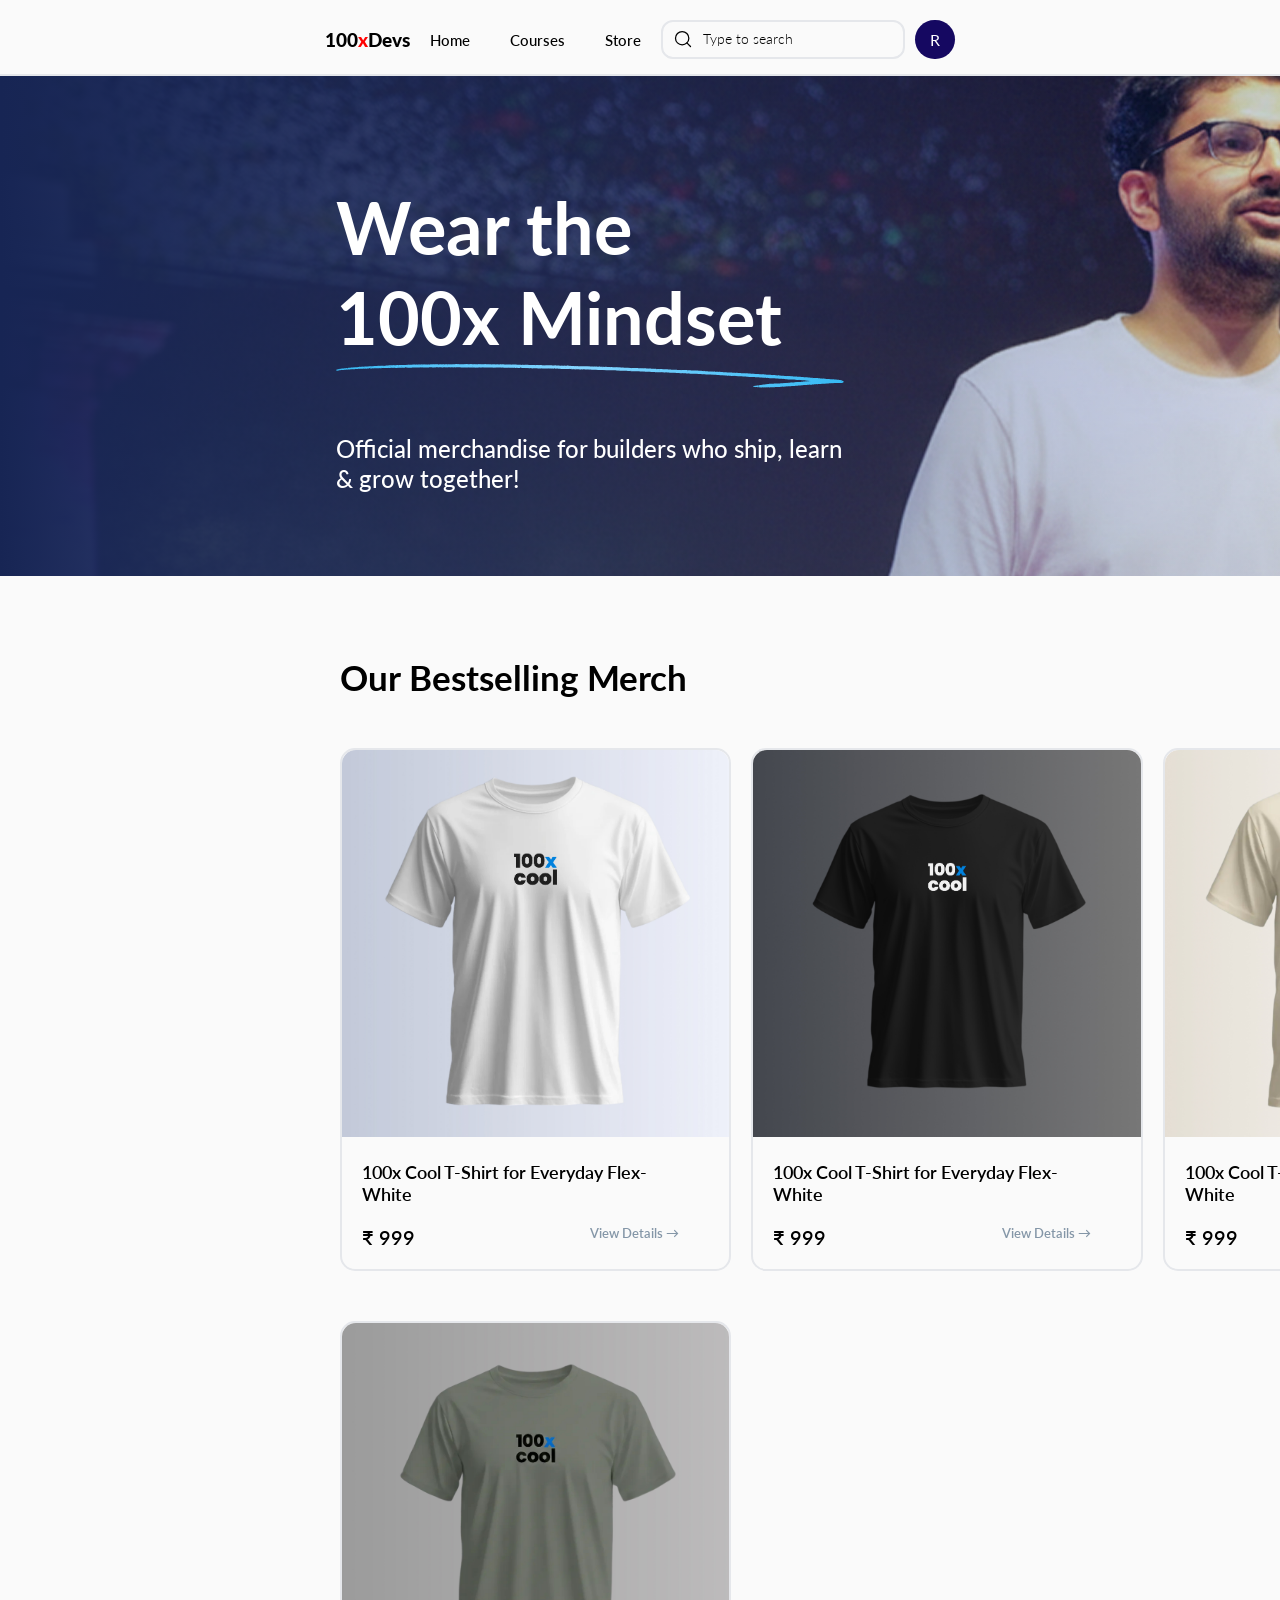
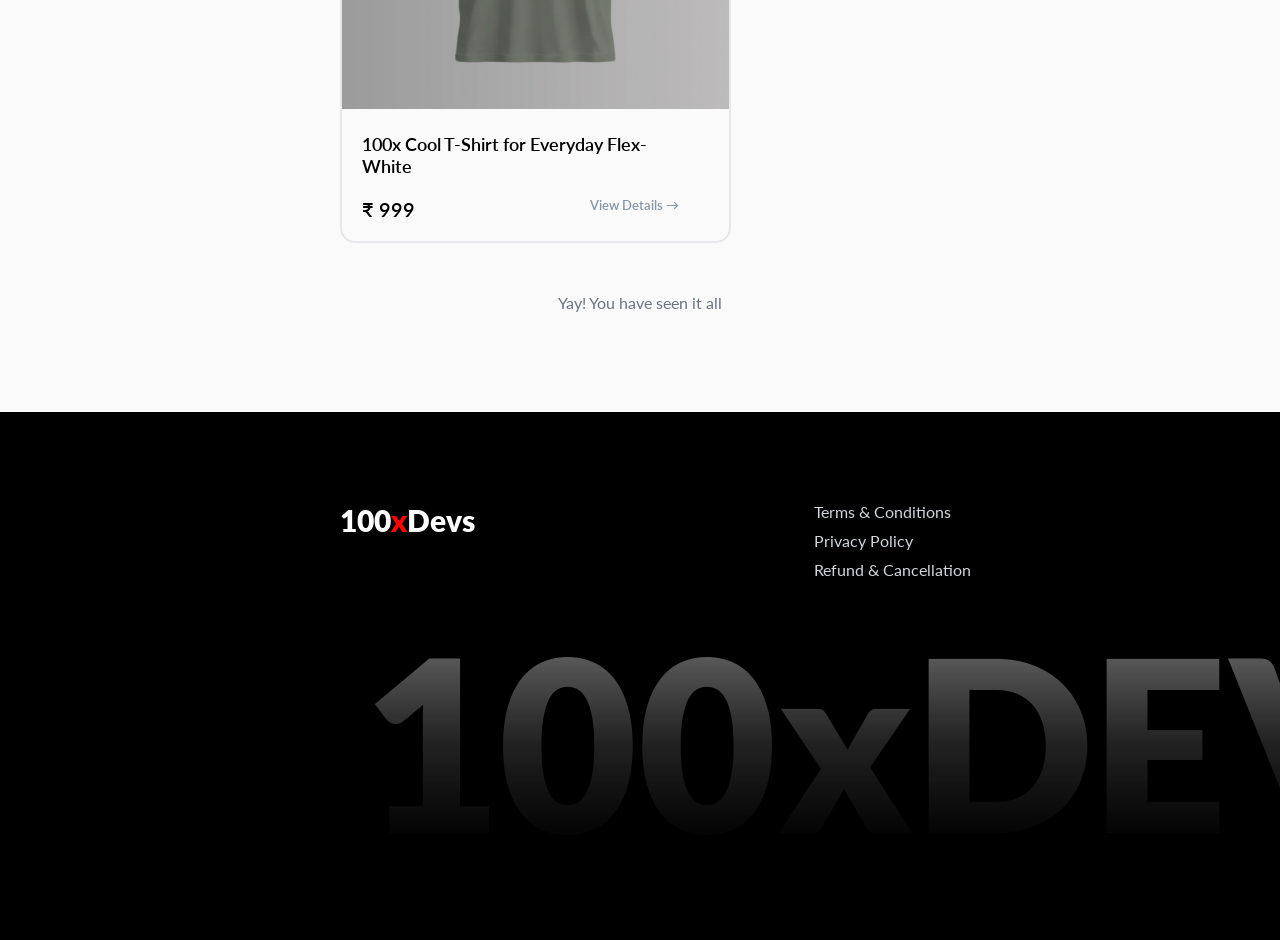
<file: Week1/Assignments/Assignment-3/store.html>
<!DOCTYPE html>
<html lang="en">

<head>
    <meta charset="UTF-8">
    <meta name="viewport" content="width=device-width, initial-scale=1.0">
    <title>100xDevs</title>
    <link rel="shortcut icon" href="./Assets/Untitled.jpg" type="image/x-icon">
    <link rel="preconnect" href="https://fonts.googleapis.com">
    <link rel="preconnect" href="https://fonts.gstatic.com" crossorigin>
    <link
        href="https://fonts.googleapis.com/css2?family=Lato:ital,wght@0,100;0,300;0,400;0,700;0,900;1,100;1,300;1,400;1,700;1,900&display=swap"
        rel="stylesheet">
    <link rel="stylesheet" href="store.css">
</head>

<body>
    <div class="navbar">
        <div class="leftnavbar">
            <div class="H00xdevs">
                <div class="H00">
                    100
                </div>
                <div class="x">
                    x
                </div>
                <div class="devs">
                    Devs
                </div>
            </div>
            <div class="home">
                Home
            </div>
            <div class="home">
                <a href="courses.html" style="text-decoration: none; color:black;">Courses</a>
            </div>
            <div class="home">
                <a href="store.html" style="text-decoration: none; color:black;">Store</a>
            </div>
        </div>

        <div class="rightnavbar">
            <div class="inputfield">
                <div class="searchbar">
                    <svg xmlns="http://www.w3.org/2000/svg" width="20" height="20" viewBox="0 0 24 24" fill="none"
                        stroke="#000000" stroke-width="1.5" stroke-linecap="round" stroke-linejoin="round">
                        <circle cx="11" cy="11" r="8"></circle>
                        <line x1="21" y1="21" x2="16.65" y2="16.65"></line>
                    </svg>
                </div>
                <div class="inputbox">
                    Type to search
                </div>
            </div>
            <div class="R">
                R
            </div>
        </div>
    </div>

    <div class="container">
      <div class="overlay">

      </div>
      <img src="./Assets/100xdevs-store.jpg" alt="" class="mainphoto">
      <div class="top-left">Wear the</div>
      <div class="top-leftt">100x Mindset</div>
      <img src="./Assets/store-underline.svg" alt="" srcset="" class="top-photo">
      <div class="para">Official merchandise for builders who ship, learn</div>
      <div class="graph">& grow together!</div>
   </div>

    <div class="best">
        Our Bestselling Merch
    </div>
    <div class="tshirts">
        <div class="tshirt">
            <img src="./Assets/2026-01-20-0_8779263070024793.jpg" alt="" srcset="" width="387.333px" class="tshirtp">
            <div class="information">
                <div class="cool">100x Cool T-Shirt for Everyday Flex-</div>
                White
                <div class="niche">
                    <div class="price">&#8377; 999</div>
                    <div class="visit">View Details &#8594;</div>
                </div>
            </div>
        </div>
        <div class="tshirt">
            <img src="./Assets/2026-01-20-0_3411687194845816.jpg" alt="" srcset="" width="387.333px" class="tshirtp">
            <div class="information">
                <div class="cool">100x Cool T-Shirt for Everyday Flex-</div>
                White
                <div class="niche">
                    <div class="price">&#8377; 999</div>
                    <div class="visit">View Details &#8594;</div>
                </div>
            </div>
        </div>
        <div class="tshirt">
            <img src="./Assets/2026-01-21-0_3317186839576379.jpeg" alt="" srcset="" width="387.333px" class="tshirtp">
            <div class="information">
                <div class="cool">100x Cool T-Shirt for Everyday Flex-</div>
                White
                <div class="niche">
                    <div class="price">&#8377; 999</div>
                    <div class="visit">View Details &#8594;</div>
                </div>
            </div>
        </div>
    </div>
    <div class="tshirtss">
        <div class="tshirt">
            <img src="./Assets/tshitt4.jpeg" alt="" srcset="" width="387.333px" class="tshirtp">
            <div class="information">
                <div class="cool">100x Cool T-Shirt for Everyday Flex-</div>
                White
                <div class="niche">
                    <div class="price">&#8377; 999</div>
                    <div class="visit">View Details &#8594;</div>
                </div>
            </div>
        </div>
    </div>
    <div class="yay">Yay! You have seen it all</div>
    <div class="footer">
        <div class="upperwala">
            <div class="c00xdevs">
                <div class="hun">100</div>
                <div class="XX">x</div>
                <div class="Devss">Devs</div>
            </div>
            <div class="rules">
                <div class="terms">Terms & Conditions</div>
                <div class="privacy">Privacy Policy</div>
                <div class="Refund">Refund & Cancellation</div>
            </div>
            <div class="uff">
            <div class="links">
                <div class="youtube">
                    <svg width="30px" viewBox="0 0 24 24" fill="none" xmlns="http://www.w3.org/2000/svg">
                        <path
                            d="M20.5245 6.00694C20.3025 5.81544 20.0333 5.70603 19.836 5.63863C19.6156 5.56337 19.3637 5.50148 19.0989 5.44892C18.5677 5.34348 17.9037 5.26005 17.1675 5.19491C15.6904 5.06419 13.8392 5 12 5C10.1608 5 8.30956 5.06419 6.83246 5.1949C6.09632 5.26005 5.43231 5.34348 4.9011 5.44891C4.63628 5.50147 4.38443 5.56337 4.16403 5.63863C3.96667 5.70603 3.69746 5.81544 3.47552 6.00694C3.26514 6.18846 3.14612 6.41237 3.07941 6.55976C3.00507 6.724 2.94831 6.90201 2.90314 7.07448C2.81255 7.42043 2.74448 7.83867 2.69272 8.28448C2.58852 9.18195 2.53846 10.299 2.53846 11.409C2.53846 12.5198 2.58859 13.6529 2.69218 14.5835C2.74378 15.047 2.81086 15.4809 2.89786 15.8453C2.97306 16.1603 3.09841 16.5895 3.35221 16.9023C3.58757 17.1925 3.92217 17.324 4.08755 17.3836C4.30223 17.461 4.55045 17.5218 4.80667 17.572C5.32337 17.6733 5.98609 17.7527 6.72664 17.8146C8.2145 17.9389 10.1134 18 12 18C13.8865 18 15.7855 17.9389 17.2733 17.8146C18.0139 17.7527 18.6766 17.6733 19.1933 17.572C19.4495 17.5218 19.6978 17.461 19.9124 17.3836C20.0778 17.324 20.4124 17.1925 20.6478 16.9023C20.9016 16.5895 21.0269 16.1603 21.1021 15.8453C21.1891 15.4809 21.2562 15.047 21.3078 14.5835C21.4114 13.6529 21.4615 12.5198 21.4615 11.409C21.4615 10.299 21.4115 9.18195 21.3073 8.28448C21.2555 7.83868 21.1874 7.42043 21.0969 7.07448C21.0517 6.90201 20.9949 6.72401 20.9206 6.55976C20.8539 6.41236 20.7349 6.18846 20.5245 6.00694Z"
                            stroke="white" stroke-width="2" stroke-linecap="round" stroke-linejoin="round" />
                        <path d="M14.5385 11.5L10.0962 14.3578L10.0962 8.64207L14.5385 11.5Z" stroke="white"
                            stroke-width="2" stroke-linecap="round" stroke-linejoin="round" />
                    </svg>
                </div>
                <div class="twitter">
                    <svg fill="white" width="30px"viewBox="0 0 256 256" id="Flat"
                        xmlns="http://www.w3.org/2000/svg">
                        <path
                            d="M251.08691,67.40771A12.00081,12.00081,0,0,0,240,60l-28.17627-.00049a52.1226,52.1226,0,0,0-43.16553-23.9956A52.3181,52.3181,0,0,0,116,87.99268l-.001.82763C78.71729,77.28174,48.81055,47.83887,48.48535,47.51465a12.00027,12.00027,0,0,0-20.292,6.33887c-9.03027,49.66943,5.9707,83.02734,20.146,102.26464a114.47906,114.47906,0,0,0,21.95947,22.51221c-14.44824,14.40283-34.291,22.04981-34.51221,22.13379a11.99906,11.99906,0,0,0-5.771,17.89209C31.94629,221.55273,43.43018,236,80,236c72.11816,0,132.45215-55.144,139.34473-126.37354l29.14062-29.14111A12.00169,12.00169,0,0,0,251.08691,67.40771ZM199.252,95.77734a12.0024,12.0024,0,0,0-3.49023,7.72217C191.88574,164.34082,141.03711,212,80,212a91.895,91.895,0,0,1-12.48926-.78564c10.42578-6.66456,22.19776-16.14356,30.47364-28.55811a11.954,11.954,0,0,0-4.56153-17.36133c-2.05469-1.05469-45.58691-24.20068-43.9375-85.42871,17.17481,13.148,45.02735,30.71875,76.52735,35.97022a12.00038,12.00038,0,0,0,13.97363-11.82618L140,88.01318v-.01123a28.32087,28.32087,0,0,1,28.35938-28A28.06161,28.06161,0,0,1,193.6748,76.8042a12.00052,12.00052,0,0,0,10.9961,7.19531h6.35937Z" />
                    </svg>
                </div>
                <div class="instagram">
                    <svg width="30px" height="50px" viewBox="0 0 24 24" fill="none"
                        xmlns="http://www.w3.org/2000/svg">
                        <path
                            d="M3 11C3 7.22876 3 5.34315 4.17157 4.17157C5.34315 3 7.22876 3 11 3H13C16.7712 3 18.6569 3 19.8284 4.17157C21 5.34315 21 7.22876 21 11V13C21 16.7712 21 18.6569 19.8284 19.8284C18.6569 21 16.7712 21 13 21H11C7.22876 21 5.34315 21 4.17157 19.8284C3 18.6569 3 16.7712 3 13V11Z"
                            stroke="white" stroke-width="2" />
                        <circle cx="16.5" cy="7.5" r="1.5" fill="white" />
                        <circle cx="12" cy="12" r="3" stroke="white" stroke-width="2" />
                    </svg>
                </div>
                <div class="linkdin">
                    <svg width="30px" viewBox="0 0 24 24" fill="none"
                        xmlns="http://www.w3.org/2000/svg">
                        <circle cx="4" cy="4" r="2" stroke="white" stroke-width="2" stroke-linecap="round"
                            stroke-linejoin="round" />
                        <rect x="2" y="9" width="4" height="13" stroke="white" stroke-width="2" stroke-linecap="round"
                            stroke-linejoin="round" />
                        <path
                            d="M10 22H14V15C14 13.8954 14.8954 13 16 13C17.1046 13 18 13.8954 18 15V22H22V15C22 11.6863 19.3137 9 16 9C12.6863 9 10 11.6863 10 15V22Z"
                            stroke="white" stroke-width="2" stroke-linecap="round" stroke-linejoin="round" />
                    </svg>
                </div>
            </div>
            <div class="copy">
                © 2026 100xDevs. All rights reserved.
            </div>
            </div>
        </div>
        <div class="nichewala">
            <img src="Assets/Screenshot_20260202_031533.png" alt="">
        </div>
    </div>
    </div>
</body>

</html>
</file>
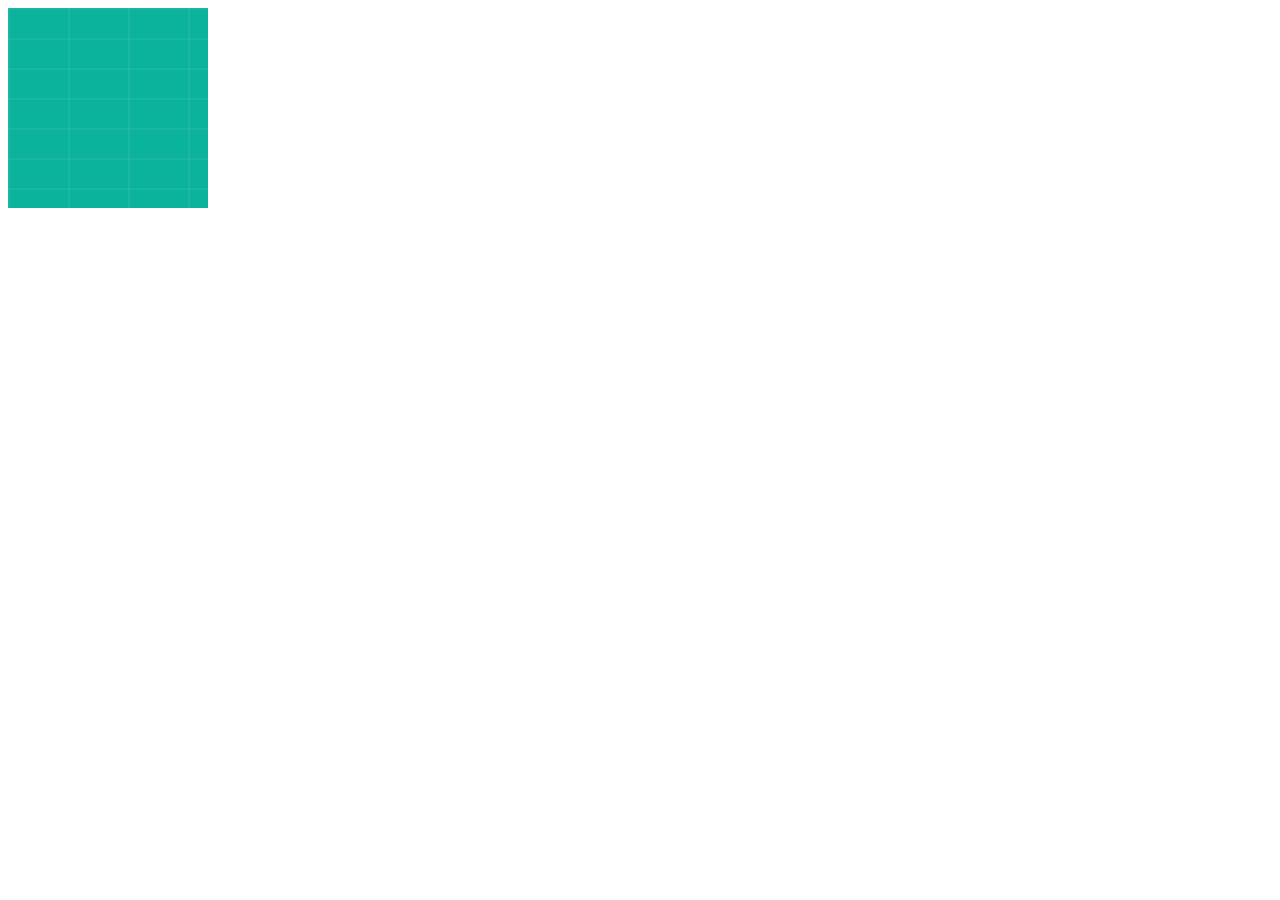
<file: Week1/Assignments/random/huhu.html>
<!DOCTYPE html>
<html lang="en">
<head>
   <meta charset="UTF-8">
   <meta name="viewport" content="width=device-width, initial-scale=1.0">
   <title>Document</title>
   <link rel="stylesheet" href="huhu.css">
</head>
<body>
   <!-- <div class="container">
      <div class="overlay">

      </div>
      <img src="./Assets/image.png" alt="">
      <div class="top-left">Wear the</div>
      <div class="top-leftt">100x Mindset</div>
      <img src="./Assets/store-underline.svg" alt="" srcset="" class="top-photo">
      <div class="para">Official merchandise for builders who ship, learn</div>
      <div class="graph">& grow together!</div>
   </div> -->

   <div class="brick-bg">

   </div>

</body>
</html>

<!-- <svg xmlns="http://www.w3.org/2000/svg" width="24" height="24" viewBox="0 0 24 24" fill="none" stroke="currentColor" stroke-width="2" stroke-linecap="round" stroke-linejoin="round" class="lucide lucide-briefcase-icon lucide-briefcase"><path d="M16 20V4a2 2 0 0 0-2-2h-4a2 2 0 0 0-2 2v16"/><rect width="20" height="14" x="2" y="6" rx="2"/></svg> -->
</file>
<file: Week1/Assignments/Assignment-1/style.css>
body{
    margin: 0;
    padding: 0;
}
.navbar{
    font-family: Inter, sans-serif;
    font-weight: 750;
    display: flex;
    justify-content: center;
    align-items: center;
    flex: 1;
    padding-top: 4vh;
}
.maintext{
    font-size: 17px;
}
.danta{
    font-size: 12px;
    font-weight: 700;
}
.mainbody{
    flex: 2;
    height: 80vh;
}

.border-line {
  border-bottom: 2px solid rgb(229, 229, 232);
  width: 50%; 
  margin-left: 60vh;
  margin-right: 80vh;
}

.google{
    display: flex;
    border: 2px solid rgb(229, 229, 232);
    justify-content: space-between;
    margin-left: 75vh;
    margin-right: 75vh;
    padding:1vh;
    border-radius: 12px;
    font-family: "Inter", sans-serif;
    font-weight: 500;
    cursor: pointer;
}
.google:hover{
    background-color: aliceblue;
}
.googletext{
    padding-right: 9vh;
    font-size: 15px;
}

.create{
    display: flex;
    justify-content: center;
    font-size: 23px;
    font-weight: 700;
    font-family: "Inter", sans-serif;
    padding-top: 20vh;
    padding-bottom: 3vh;
}

.line{
    border-bottom: 2px solid rgb(229, 229, 232);
    margin-left: 75vh;
    margin-right: 75vh;
    padding-top: 3vh;
}

.email{
    text-align: center;
    padding-top: 2vh;
    font-family: "Inter", sans-serif;
    margin-right: 30vh;
}

.emailbox{
    border: 2px solid rgb(229, 229, 232);
    padding: 2vh;
    margin-left: 75vh;
    margin-right: 75vh;
    border-radius: 12px;
    margin-top: 1vh;
}
.emailbox:hover{
    border: 2px solid rgb(212, 212, 217);
    cursor:pointer;
}

.password{
    text-align: center;
    padding-top: 1vh;
    font-family: "Inter", sans-serif;
    margin-right: 27vh;
}

.signup{
    border: 2px solid rgb(229, 229, 232);
    margin-top: 2vh;
    display: flex;
    justify-content: center;
    padding-top: 15px;
    margin-left: 75vh;
    margin-right: 75vh;
    border-radius: 12px;
    padding-bottom: 15px;
    font-family: "Inter", sans-serif;
    background-color: hsl(240, 4.7%, 66.7%);
    color: white;
    font-size: 15px;
}
.signup:hover{
    background-color: hsl(240, 8%, 72%);
    border: 2px solid rgb(212, 212, 217);
}

.regis{
    display: flex;
    justify-content: center;
    align-items: center;
    font-family: "Inter", sans-serif;
    padding-top: 1vh;
}

.signin{
    color: hsl(240, 1%, 59%);
    padding-left: 1vh;
}

.footer{
    display: flex;
    justify-content: center;
    margin-top: 25vh;
    font-size: 14px;
    font-family: "Inter", sans-serif;
}

.huhu{
    color: hsl(240, 1%, 59%);
}

.haha{
    padding-left: 2px;
    font-size: 13px;
    color:hsl(240, 1%, 59%);
}
.haha:hover{
    color: hsl(240, 0%, 46%);
}
</file>
<file: Week1/Assignments/Assignment-2/style.css>
body{
    margin: 0px;
    padding: 0px;
}
.papa{
    display: flex;
    min-height: 100vh;
}
.leftbody{
    background-color: #1C1C1C;
    flex: 1;
}
.rightbody{

    background-color: #ffffff;
    flex:1;
}
.link1{
    color: white;
    font-family: "Inter",sans-serif;
    font-size: 20px;
    font-display: block;
    font-weight: 750;
    margin-left: 3vh;
    margin-top: 15px;
    font-style: unset;
    text-decoration: none;
}

.link11{
    margin-left: 3vh;
    margin-top: 6vh;
}
.contach{
    font-size: 50px;
    margin-top: 40px;
    margin-left: 55px;
    color: #ffffff;
    font-family: "Inter",sans-serif;
}
.rocket{
    display: flex;
    justify-content: space-between;
    margin-left: 55px;
    padding-top: 2vh;
}
.rockettext{
    color: #ffffff;
    font-family: "Inter",sans-serif;
    margin-right: 555px;
    font-size: 16px;
}

.protection{
    display: flex;
    justify-content: space-between;
    margin-left: 55px;
    padding-top: 16px;
}
.protectiontext{
    color: #ffffff;
    font-family: "Inter",sans-serif;
    margin-right: 325px;
    font-size: 16px;
}
.enterprise{
    display: flex;
    justify-content: space-between;
    margin-left: 55px;
    padding-top: 16px;
}
.enterprisetext{
    color: #ffffff;
    font-family: "Inter",sans-serif;
    margin-right: 655px;
    font-size: 16px;
}

.trust{
    color: #949494;
    font-family: "Inter",sans-serif;
    margin-top: 310px;
    margin-left: 55px;
    font-size: 14px;
}

.images{
    display: flex;
    justify-content: space-between;
    margin-left: 70px;
    margin-top: 30px;
    margin-right: 70px;
}

.stars{
    margin-top: 50px;
    margin-left: 55px;
    display: flex;
}

.jkjk{
    padding-left: 8px;
    color: #ffffff;
    font-family: "Inter",sans-serif;
}

.contact{
    font-size: 40px;
    font-family: "Inter",sans-serif;
    margin-top: 330px;
    margin-left: 150px;
}
.please{
    margin-left: 152px;
    font-family: "Inter",sans-serif;
    color: #7b7b7b;
    font-size: 18px;
    margin-bottom: 40px;
}
.company{
    margin-left: 152px;
    margin-top: 10px;
    color: #1C1C1C;
    font-family: "Inter",sans-serif;
}
.input11{
    border: 2px solid #E7E5E4;;
    padding-top: 10px;
    padding-right: 300px;
    margin-left: 150px;
    margin-right: 150px;
    border-radius: 12px;
    padding-bottom: 10px;
    padding-left: 20px;
    margin-top: 10px;
    margin-bottom: 10px;
    font-weight: 100;
    font-family: "Inter",sans-serif;
}

.next{
    padding-left: 10px;
    color: white;
    background-color: #6E6E6E;
    font-family: "Inter",sans-serif;
    padding-right: 20px;
    padding-left: 20px;
    padding-top: 10px;
    padding-bottom: 10px;
    border-radius: 20px;
}

.lunn{
    display: flex;
    font-size: 100px;
}
.final{
    display: flex;
    justify-content: space-between;
    margin-right: 150px;
    margin-left: 150px;
    align-items: center;
    margin-top: 70px;
}
.lineblack{
    height: 4px;
    width: 60px;
    background-color: #000;
    margin-top: 23px;
    padding-right: 10px;
    margin-right: 10px;
    border-radius: 10px;
}

.linegrey1{
    height: 4px;
    width: 60px;
    background-color: rgb(214, 211, 209);
    margin-top: 23px;
    padding-right: 10px;
    margin-right: 10px;
    border-radius: 10px;
}

.linegrey2{
    height: 4px;
    width: 60px;
    background-color: rgb(214, 211, 209);
    margin-top: 23px;
    padding-right: 10px;
    border-radius: 10px;
}
</file>
<file: Week1/Assignments/Assignment-3/courses.css>
.html,
body {
  margin: 0px;
  padding: 0px;
  background-color: #fafafa;
}

.navbar {
  display: flex;
  justify-content: space-between;
  margin-top: 20px;
  border-bottom: 2px solid #e5e7eb;
  padding-bottom: 15px;
  margin-left: 0;
}

.leftnavbar {
  display: flex;
  margin-left: 325px;
}
.H00xdevs {
  display: flex;
  font-family: "Lato", sans-serif;
  font-weight: 900;
  font-size: 19px;
  align-items: center;
}

.x {
  color: red;
}

.home {
  color: #011049;
  font-family: "Lato", sans-serif;
}
.courses {
  font-family: "Lato", sans-serif;
  color: #011049;
}

.rightnavbar {
  display: flex;
}

.inputfield {
  display: flex;
  border: 2px solid #e5e7eb;
  border-radius: 12px;
  font-family: "Lato", sans-serif;
  font-weight: 300;

  align-items: center;
  padding-right: 110px;
}
.inputbox {
  padding-left: 10px;
  font-size: 14px;
  padding-bottom: 2px;
}
.searchbar {
  align-items: center;
  padding-left: 10px;
  padding-top: 2px;
}
.R {
  font-family: "Lato", sans-serif;
  background-color: #150861;
  padding-right: 15px;
  padding-left: 15px;
  padding-top: 10px;
  padding-bottom: 10px;
  border-radius: 50px;
  color: #ffffff;
  margin-right: 325px;
  margin-left: 10px;
}

.home {
  display: flex;
  font-family: "Lato", sans-serif;
  font-weight: 500;
  font-size: 15px;
  padding-right: 20px;
  padding-left: 20px;
  align-items: center;
  text-decoration: none;
  color: black;
}

.container {
  height: 608px;
  width: 1600px;
  position: relative;
  margin-left: 150px;
  margin-right: 150px;
}

.overlay {
  height: 100%;
  width: 100%;
  background: linear-gradient(rgba(23, 37, 84));
  opacity: 0.7;
  position: absolute;
  top: 0;
  left: 0;
}
/* .mainbody */
.mainphoto {
  height: 100%;
  width: 100%;
  object-fit: cover;
}
.harkirat {
  width: 40px;
  border: 2px solid #f9fafb;
  border-radius: 40px;
  position: absolute;
  position: absolute;
  top: 8px;
  left: 16px;
  align-items: center;
  margin-top: 160px;
  margin-left: 645px;
}

.mentor {
  position: absolute;
  top: 8px;
  left: 16px;
  align-items: center;
  font-size: 18px;
  font-family: "Lato", "Lato Fallback";
  color: white;
  font-weight: 500;
  padding-top: 170px;
  padding-left: 700px;
}
.Choose {
  position: absolute;
  top: 8px;
  left: 16px;
  font-size: 60px;
  font-family: "Lato", "Lato Fallback";
  color: white;
  font-weight: 900;
  padding-top: 230px;
  padding-left: 415px;
}
.para {
  position: absolute;
  top: 8px;
  left: 16px;
  align-items: center;
  font-size: 18px;
  font-family: "Lato", "Lato Fallback";
  color: #e9ebef;
  font-weight: 500;
  padding-top: 320px;
  padding-left: 375px;
}

.graph {
  position: absolute;
  top: 8px;
  left: 16px;
  align-items: center;
  font-size: 18px;
  font-family: "Lato", "Lato Fallback";
  color: #e9ebef;
  font-weight: 500;
  padding-top: 350px;
  padding-left: 575px;
}

.inputfi {
  position: absolute;
  top: 8px;
  left: 16px;
  background-color: #fff;
  display: flex;
  border-radius: 8px;
  font-family: "Lato", "Lato Fallback";
  font-weight: 300;
  align-items: center;
  padding-right: 400px;
  padding-top: 5px;
  padding-bottom: 5px;
  margin-top: 400px;
  margin-left: 445px;
}
.inputboxx {
  padding-left: 10px;
  font-size: 13px;
  padding-bottom: 2px;
}
.searchbarr {
  align-items: center;
  padding-left: 10px;
  padding-top: 2px;
  color: #dcdee3;
}

/* ---------------------------------------------------------------------------------------------------------- */

.featured {
  font-family: "Lato", "Lato Fallback";
  font-size: 35px;
  font-weight: 700;
  padding-left: 330px;
  padding-top: 80px;
  color: #00123f;
  padding-bottom: 30px;
}

.combined {
  display: flex;
  border: 1px solid #e5e7eb;
  margin-left: 330px;
  margin-right: 340px;
  border-radius: 15px;
  margin-bottom: 20px;
}
.imgs {
  padding-top: 20px;
  padding-bottom: 20px;
  padding-left: 20px;
}
.combinedimg {
  width: 480px;
  height: 270px;
  border-radius: 15px;
}
.texts {
  padding-left: 30px;
}
.text1 {
  font-family: "Lato", "Lato Fallback";
  font-size: 20px;
  font-weight: 700;
  padding-top: 0px;
  padding-bottom: 20px;
  /* margin-right: 180px; */
}

.text2 {
  font-family: "Lato", "Lato Fallback";
  /* margin-right: 50px; */
  color: #546c84;
  font-size: 16px;
  padding-bottom: 5px;
}
.text21 {
  font-family: "Lato", "Lato Fallback";
  /* margin-right: 50px; */
  color: #546c84;
  font-size: 16px;
}

.text31 {
  display: flex;
}

.text3 {
  font-family: "Lato", "Lato Fallback";
  font-size: 22px;
  font-weight: 700;
}
.tsira {
  display: flex;
  justify-content: space-between;
  padding-top: 20px;
  padding-bottom: 30px;
}
.text4 {
  font-family: "Lato", "Lato Fallback";
  font-size: 22px;
  font-weight: 700;
  color: #a1a1a1;
  padding-left: 7px;
  text-decoration: line-through;
}

.text5 {
  font-family: "Lato", "Lato Fallback";
  color: #22b358;
  background-color: #dcfce7;
  padding-top: 5px;
  padding-bottom: 5px;
  padding-left: 10px;
  padding-right: 10px;
  border-radius: 20px;
}

.fourth {
  display: flex;
  justify-content: space-between;
  border: 2px solid #e5e7eb;
  font-family: "Lato", "Lato Fallback";
  color: #001049;
  padding-left: 10px;
  font-size: 15px;
  padding-bottom: 5px;
  padding-top: 5px;
  border-radius: 10px;
  padding-right: 10px;
}

.arrow {
  color: #a5b1be;
  font-size: 15px;
}

.text7 {
  font-family: "Lato", "Lato Fallback";
  background-color: #001959;
  color: white;
  font-size: 14px;
  padding: 10px;
  display: flex;
  justify-content: center;
  border-radius: 10px;
  margin-top: 10px;
  cursor: pointer;
}
.text7:hover {
  background-color: #012170;
}
.text72:hover {
  background-color: #012170;
}
.combined2 {
  display: flex;
  border: 1px solid #e5e7eb;
  margin-left: 330px;
  margin-right: 340px;
  border-radius: 15px;
  margin-bottom: 20px;
}

.combined3 {
  display: flex;
  border: 1px solid #e5e7eb;
  margin-left: 330px;
  margin-right: 340px;
  border-radius: 15px;
  margin-bottom: 20px;
}

.combined4 {
  display: flex;
  border: 1px solid #e5e7eb;
  margin-left: 330px;
  margin-right: 340px;
  border-radius: 15px;
  margin-bottom: 90px;
}

.fourthh {
  display: flex;
  justify-content: space-between;
  border: 2px solid #e5e7eb;
  font-family: "Lato", "Lato Fallback";
  color: #001049;
  padding-left: 10px;
  font-size: 15px;
  padding-bottom: 5px;
  padding-top: 5px;
  border-radius: 10px;
  padding-right: 10px;
}
.text72 {
  font-family: "Lato", "Lato Fallback";
  background-color: #001959;
  color: white;
  font-size: 14px;
  padding-top: 10px;
  padding-bottom: 10px;
  padding-right: 120px;
  padding-left: 120px;
  display: flex;
  justify-content: center;
  border-radius: 10px;
  margin-top: 10px;
  cursor: pointer;
}

.tsira2 {
  display: flex;
  justify-content: space-between;
  padding-top: 20px;
  padding-bottom: 30px;
}

.text312 {
  display: flex;
  padding-right: 443px;
}

.thirdpart {
  width: 1904px;
  height: 1817.75px;
  background-color: #eeeeee;
}

.old {
  padding-left: 330px;
  font-family: "Lato", "Lato Fallback";
  font-size: 36px;
  font-weight: 650;
  padding-top: 80px;
}

.cohort3 {
  background-color: #fff;
  padding: 15px;
  border-radius: 12px;
  margin-right: 30px;
}
.cohort31 {
  background-color: #fff;
  padding: 15px;
  border-radius: 12px;
  margin-right: 30px;
}
.cohort32 {
  background-color: #fff;
  padding: 15px;
  border-radius: 12px;
}
.cohort3combined {
  width: 361px;
  height: 203px;
  border-radius: 12px;
}

.firstrow {
  display: flex;
  padding-left: 330px;
  padding-right: 330px;
  padding-top: 25px;
}

.text311 {
  display: flex;
}

.fourthd {
  display: flex;
  justify-content: space-between;
  border: 2px solid #e5e7eb;
  font-family: "Lato", "Lato Fallback";
  color: #001049;
  padding-left: 10px;
  font-size: 15px;
  padding-bottom: 5px;
  padding-top: 5px;
  border-radius: 10px;
  padding-right: 10px;
}

.text71 {
  font-family: "Lato", "Lato Fallback";
  background-color: #001959;
  color: white;
  font-size: 14px;
  padding-top: 10px;
  padding-bottom: 10px;
  padding-right: 120px;
  padding-left: 120px;
  display: flex;
  justify-content: center;
  border-radius: 10px;
  margin-top: 10px;
  cursor: pointer;
}

.complete {
  font-family: "Lato", "Lato Fallback";
  font-size: 20px;
  font-weight: 700;
  padding-top: 10px;
  padding-bottom: 20px;
}

.complete1 {
  font-family: "Lato", "Lato Fallback";
  font-size: 20px;
  font-weight: 700;
  padding-top: 10px;
  padding-bottom: 40px;
}

.link {
  color: #4d667f;
  font-family: "Lato", "Lato Fallback";
  font-size: 16px;
}

.secondrow {
  display: flex;
  padding-left: 330px;
  padding-right: 330px;
  padding-top: 25px;
}

.complete11 {
  font-family: "Lato", "Lato Fallback";
  font-size: 20px;
  font-weight: 700;
  padding-top: 10px;
  padding-bottom: 20px;
}

.fourthpart {
  height: 608px;
  width: 1600px;
  position: relative;
  margin-left: 150px;
  margin-right: 150px;
}

.community {
  position: absolute;
  top: 8px;
  left: 16px;
  font-size: 60px;
  font-family: "Lato", "Lato Fallback";
  color: white;
  font-weight: 700;
  padding-top: 89px;
  padding-left: 310px;
}
.paraa {
  position: absolute;
  top: 8px;
  left: 16px;
  align-items: center;
  font-size: 20px;
  font-family: "Lato", "Lato Fallback";
  color: #e9ebef;
  font-weight: 500;
  padding-top: 175px;
  padding-left: 395px;
}

.svg1 {
  display: flex;
  justify-content: space-between;
  position: absolute;
  top: 8px;
  left: 16px;
  padding-top: 268px;
  padding-left: 425px;
  align-items: center;
}

.svg2 {
  display: flex;
  justify-content: space-between;
  position: absolute;
  top: 8px;
  left: 16px;
  padding-top: 268px;
  padding-left: 755px;
  align-items: center;
}

.svg3 {
  display: flex;
  justify-content: space-between;
  position: absolute;
  top: 8px;
  left: 16px;
  padding-top: 268px;
  padding-left: 1085px;
  align-items: center;
}

.likha1 {
  display: flex;
  justify-content: space-between;
  position: absolute;
  top: 8px;
  left: 16px;
  padding-top: 338px;
  padding-left: 395px;
  align-items: center;
  font-family: "Lato", "Lato Fallback";
  color: #e9ebef;
  font-weight: 700;
  font-size: 60px;
}
.likha2 {
  display: flex;
  justify-content: space-between;
  position: absolute;
  top: 8px;
  left: 16px;
  padding-top: 338px;
  padding-left: 725px;
  align-items: center;
  font-family: "Lato", "Lato Fallback";
  color: #e9ebef;
  font-weight: 700;
  font-size: 60px;
}
.likha3 {
  display: flex;
  justify-content: space-between;
  position: absolute;
  top: 8px;
  left: 16px;
  padding-top: 338px;
  padding-left: 1005px;
  align-items: center;
  font-family: "Lato", "Lato Fallback";
  color: #e9ebef;
  font-weight: 700;
  font-size: 60px;
}

.we1 {
  display: flex;
  justify-content: space-between;
  position: absolute;
  top: 8px;
  left: 16px;
  padding-top: 428px;
  padding-left: 395px;
  align-items: center;
  font-family: "Lato", "Lato Fallback";
  color: #e9ebef;
  font-weight: 700;
  font-size: 20px;
}

.we2 {
  display: flex;
  justify-content: space-between;
  position: absolute;
  top: 8px;
  left: 16px;
  padding-top: 428px;
  padding-left: 725px;
  align-items: center;
  font-family: "Lato", "Lato Fallback";
  color: #e9ebef;
  font-weight: 700;
  font-size: 20px;
}

.we3 {
  display: flex;
  justify-content: space-between;
  position: absolute;
  top: 8px;
  left: 16px;
  padding-top: 428px;
  padding-left: 1055px;
  align-items: center;
  font-family: "Lato", "Lato Fallback";
  color: #e9ebef;
  font-weight: 700;
  font-size: 20px;
}

.footer {
  background-color: #000;
  width: 1904px;
  height: 528px;
}

.c00xdevs {
  display: flex;
  font-family: "Lato", "Lato Fallback";
  font-size: 30px;
  font-weight: 800;
  padding-top: 90px;
}
.upperwala {
  padding-left: 340px;
  padding-right: 340px;
  display: flex;
  justify-content: space-between;
}
.hun {
  color: white;
}

.XX {
  color: red;
}

.Devss {
  color: white;
}

.rules {
  color: #d1d5dc;
  font-family: "Lato", "Lato Fallback";
  padding-top: 90px;
}
.terms {
  padding-bottom: 10px;
}
.privacy {
  padding-bottom: 10px;
}
.Refund {
  padding-bottom: 10px;
}
.links {
  display: flex;
  justify-content: space-between;
  padding-top: 90px;
  padding-bottom: 10px;
}
.youtube {
  background-color: #222222;
  padding-top: 5px;
  padding-left: 9px;
  padding-right: 9px;
  border-radius: 12px;
  display: flex;
  align-items: center;
  justify-content: center;
  margin-right: 10px;
  font-size: 15px;
  line-height: 1;
  transform: translateX(1px);
}

.twitter {
  background-color: #222222;
  padding-top: 5px;
  padding-left: 9px;
  padding-right: 9px;
  border-radius: 12px;
  display: flex;
  align-items: center;
  justify-content: center;
  margin-right: 10px;
  font-size: 15px;
  line-height: 1;
  transform: translateX(1px);
}

.instagram {
  background-color: #222222;
  padding-top: 5px;
  padding-left: 9px;
  padding-right: 9px;
  border-radius: 12px;
  display: flex;
  align-items: center;
  justify-content: center;
  margin-right: 10px;
  font-size: 15px;
  line-height: 1;
  transform: translateX(1px);
}

.linkdin {
  background-color: #222222;
  padding-top: 5px;
  padding-left: 9px;
  padding-right: 9px;
  border-radius: 12px;
  display: flex;
  align-items: center;
  justify-content: center;
  margin-right: 10px;
  font-size: 15px;
  line-height: 1;
  transform: translateX(1px);
}

.copy {
  color: #8c93a0;
  font-size: 15px;
  font-family: "Lato", "Lato Fallback";
  padding-top: 10px;
}

.nichewala {
  padding-left: 340px;
  padding-right: 340px;
  padding-top: 50px;
}
</file>
<file: Week1/Assignments/Assignment-3/home.css>
.html,
body {
  margin: 0px;
  padding: 0px;
  background-color: #fafafa;
}

.navbar {
  display: flex;
  justify-content: space-between;
  margin-top: 20px;
  border-bottom: 2px solid #e5e7eb;
  padding-bottom: 15px;
  margin-left: 0;
  /* position: sticky;
  top: 0;
  z-index: 1000;
  background: white; */
}

.leftnavbar {
  display: flex;
  margin-left: 325px;
}
.H00xdevs {
  display: flex;
  font-family: "Lato", sans-serif;
  font-weight: 900;
  font-size: 19px;
  align-items: center;
}

.x {
  color: red;
}

.home {
  color: #011049;
  font-family: "Lato", sans-serif;
}
.courses {
  font-family: "Lato", sans-serif;
  color: #011049;
}

.rightnavbar {
  display: flex;
}

.inputfield {
  display: flex;
  border: 2px solid #e5e7eb;
  border-radius: 12px;
  font-family: "Lato", sans-serif;
  font-weight: 300;
  align-items: center;
  padding-right: 110px;
}
.inputbox {
  padding-left: 10px;
  font-size: 14px;
  padding-bottom: 2px;
}
.searchbar {
  align-items: center;
  padding-left: 10px;
  padding-top: 2px;
}
.R {
  font-family: "Lato", sans-serif;
  background-color: #150861;
  padding-right: 15px;
  padding-left: 15px;
  padding-top: 10px;
  padding-bottom: 10px;
  border-radius: 50px;
  color: #ffffff;
  margin-right: 325px;
  margin-left: 10px;
}

.home {
  display: flex;
  font-family: "Lato", sans-serif;
  font-weight: 500;
  font-size: 15px;
  padding-right: 20px;
  padding-left: 20px;
  align-items: center;
  text-decoration: none;
  color: black;
}

/* --------------------------------------------------------------------------------------------------------- */
.mainbody1 {
  display: flex;
  /* justify-content: ; */
  width: 1232px;
  height: 477px;
  padding-top: 90px;
  margin-left: 335px;
  justify-content: space-between;
}
.join {
  display: flex;
  justify-content: space-between;
  border: 2px dashed #dadada;
  border-radius: 20px;
  display: flex;
  margin-top: 50px;
  /* justify-content: center; */
  position: absolute;
}
.dot {
  width: 10px;
  height: 10px;
  background: #10b0a7;
  border-radius: 50px;
  margin-top: 10px;
  margin-left: 15px;
  display: flex;
  justify-content: center;
  align-items: center;
}

.enrolled {
  color: #333131;
  font-family: "Lato", "Lato Fallback";
  align-items: center;
  display: flex;
  justify-content: center;
  padding-right: 10px;
  padding-bottom: 5px;
  padding-top: 5px;
  padding-left: 5px;
  font-size: 14px;
}

.master {
  color: #001959;
  font-family: "Lato", "Lato Fallback";
  font-size: 70px;
  margin-top: 100px;
  font-weight: 700;
  /* margin-bottom: 0px; */
  letter-spacing: -2px;
}

.developemnt {
  color: #001959;
  font-family: "Lato", "Lato Fallback";
  font-size: 70px;
  /* padding-top: 5px; */
  font-weight: 700;
  letter-spacing: -2px;
}

.line1 {
  color: #788a9d;
  font-family: "Lato", "Lato Fallback";
  padding-top: 5px;
}
.line2 {
  color: #788a9d;
  font-family: "Lato", "Lato Fallback";
  padding-top: 5px;
}
.line3 {
  color: #788a9d;
  font-family: "Lato", "Lato Fallback";
  padding-top: 5px;
}

.learn {
  border: 2px solid #aeb6c9;
  border-radius: 12px;
  font-family: "Lato", "Lato Fallback";
  color: #001959;
  padding-top: 15px;
  padding-bottom: 15px;
  padding-left: 20px;
  padding-right: 20px;
  margin-right: 15px;
}

.learnexplore {
  display: flex;
  font-family: "Lato", "Lato Fallback";
  padding-top: 20px;
}

.explore {
  background-color: #001959;
  color: white;
  font-family: "Lato", "Lato Fallback";
  display: flex;
  justify-content: center;
  align-items: center;
  padding-left: 15px;
  padding-right: 15px;
  border-radius: 12px;
}

.mainbody2 {
  background-color: #001959;
  display: flex;
  width: 1232px;
  height: 160px;
  border-radius: 15px 170px 15px 15px;
  margin-left: 335px;
  justify-content: center;
  align-items: center;
  justify-content: space-around;
  margin-top: 100px;
}
.lucid {
  background-color: #8289cd;
  padding: 10px;
  border-radius: 0px 10px 0px 12px;
}

.students {
  color: white;
  font-family: "Lato", "Lato Fallback";
  font-weight: 600;
  font-size: 35px;
}

.cracked {
  color: #9ca4b8;
  font-family: "Lato", "Lato Fallback";
  font-size: 15px;
}

.number1 {
  display: flex;
  padding-left: 30px;
}

.part1 {
  display: flex;
}

.line {
  border-left: 2px solid #e5e7eb;
  margin-left: 100px;
}

.texts{
  padding-left: 20px;
}

.part2 {
  display: flex;
  margin-right:50px ;
}

.number2 {
  display: flex;
  /* margin-left: 20px; */
}

.mainbody3{
  display: flex;
   margin-left: 335px;
   padding-top: 30px;
   padding-bottom: 80px;
}

.brick1 {
  background-color: #00ab93; /* base color */
  height: 244px;
  width: 729px;
  background-image:
    linear-gradient(
      rgba(255, 255, 255, 0.06) 2px,
      transparent 1px
    ),
    linear-gradient(
      90deg,
      rgba(255, 255, 255, 0.06) 2px,
      transparent 1px
    );

  background-size: 60px 30px;
  border-radius: 12px 50px 12px 50px;
}

.job{
  font-family: "Lato", "Lato Fallback";
  color: white;
  font-size: 35px;
  font-weight: 700;
  padding-left: 30px;
  padding-top: 30px;
}

.masterr{
  font-family: "Lato", "Lato Fallback";
  color: white;
  font-size: 17px;
  font-weight: 500;
  padding-top: 10px;
  padding-left: 30px;
  padding-bottom: 10px;
}

.full{
  background-color: #fff;
  color: #0bb39c;
  padding:10px 15px 10px 15px;
  border-radius: 20px;
  font-family: "Lato", "Lato Fallback";
}

.stack1{
  display: flex;
  justify-content: space-around;
  padding-left: 15px;
  padding-right: 95px;
}


.stack2{
  display: flex;
  justify-content: space-around;
  padding-left: 15px;
  padding-right: 168px;
  padding-top: 10px;
}

.brick2 {
  margin-left: 25px;
  background-color: #001959; /* base color */
  height: 244px;
  width: 478px;
  background-image:
    linear-gradient(
      rgba(255, 255, 255, 0.06) 2px,
      transparent 1px
    ),
    linear-gradient(
      90deg,
      rgba(255, 255, 255, 0.06) 2px,
      transparent 1px
    );

  background-size: 60px 30px;
  border-radius: 12px 50px 12px 50px;
}

.personally{
  font-family: "Lato", "Lato Fallback";
  color: white;
  font-size: 35px;
  font-weight: 700;
  padding-left: 30px;
  padding-top: 30px;
}

.Ind{
  font-family: "Lato", "Lato Fallback";
  color: white;
  font-size: 35px;
  font-weight: 700;
  padding-left: 30px;
  /* padding-top: 30px; */
}

.from{
  font-family: "Lato", "Lato Fallback";
  color: white;
  font-size: 17px;
  font-weight: 600;
  padding-top: 10px;
  padding-left: 30px;
}

.and{
  font-family: "Lato", "Lato Fallback";
  color: white;
  font-size: 17px;
  font-weight: 600;
  padding-top: 10px;
  padding-left: 30px;
}

.mainbody4{
  background-color: #e5e5e5;
  width: 1904px;
  height: 580px;
}

.why{
  color: #001959;
  font-family: "Lato", "Lato Fallback";
  display: flex;
  justify-content: center;
  font-size: 50px;
  font-weight: 700;
  padding-top: 50px;
}

.comp{
  display: flex;
  font-family: "Lato", "Lato Fallback";
  justify-content: center;
  color: #707985;
  font-size: 18px;
  padding-top: 10px;
}
.engineer{
  display: flex;
  justify-content: space-between;
  padding-top: 50px;
}
.box1{
  background-color: #ffffff;
  width: 608px;
  height: 280px;
  border-radius: 15px;
}

.box2{
  background-color: #1c1e53;
  width: 608px;
  height: 280px;
  border-radius: 15px;
}

.box3{
  background-color: #ffffff;
  width: 608px;
  height: 280px;
  border-radius: 15px;
}


.element1{
  background-color: #2dd4bf;
  padding: 10px;
  border-radius: 50px;
  font-size: 20px;
  color: #ffffff;
  font-weight: 700;
  margin-left: 20px;
  margin-right: 540px;
  margin-top: 20px;
}

.element2{
  background-color: #ffffff;
  padding: 10px;
  border-radius: 50px;
  font-size: 20px;
  color: #1c1e53;
  font-weight: 700;
  margin-left: 20px;
  margin-right: 540px;
  margin-top: 20px;
}


.interactive{
  color: #101828;
  font-family: "Lato", "Lato Fallback";
  font-weight: 700;
  font-size: 20px;
  margin-left: 20px;
  padding-top: 20px;
}

.horizontal{
  border-bottom: 2px solid #38bdf8;
  margin-left: 20px;
  margin-right: 540px;
  margin-top: 15px;
  margin-bottom: 15px;
  border-radius: 5px;
}

.has{
  color: #777e8b;
  font-family: "Lato", "Lato Fallback";
  margin-left: 20px;
  font-size: 14px;
}

.has2{
  color: #fcfcfd;
  font-family: "Lato", "Lato Fallback";
  margin-left: 20px;
  font-size: 14px;
}

.interactive2{
  color: #ffffff;
  font-family: "Lato", "Lato Fallback";
  font-weight: 700;
  font-size: 20px;
  margin-left: 20px;
  padding-top: 20px;
}

.firstrow {
  display: flex;
  padding-left: 330px;
  padding-right: 330px;
  padding-top: 25px;
}

.text311 {
  display: flex;
}

.fourthd {
  display: flex;
  justify-content: space-between;
  border: 2px solid #e5e7eb;
  font-family: "Lato", "Lato Fallback";
  color: #001049;
  padding-left: 10px;
  font-size: 15px;
  padding-bottom: 5px;
  padding-top: 5px;
  border-radius: 10px;
  padding-right: 10px;
}

.text71 {
  font-family: "Lato", "Lato Fallback";
  background-color: #001959;
  color: white;
  font-size: 14px;
  padding-top: 10px;
  padding-bottom: 10px;
  padding-right: 120px;
  padding-left: 120px;
  display: flex;
  justify-content: center;
  border-radius: 10px;
  margin-top: 10px;
  cursor: pointer;
}

.complete {
  font-family: "Lato", "Lato Fallback";
  font-size: 20px;
  font-weight: 700;
  padding-top: 10px;
  padding-bottom: 20px;
}

.complete1 {
  font-family: "Lato", "Lato Fallback";
  font-size: 20px;
  font-weight: 700;
  padding-top: 10px;
  padding-bottom: 40px;
}

.link {
  color: #4d667f;
  font-family: "Lato", "Lato Fallback";
  font-size: 16px;
  padding-bottom: 0px;
}

.cohort3 {
  background-color: #fff;
  padding: 15px;
  border-radius: 12px;
  margin-right: 30px;
}

.tsira {
  display: flex;
  justify-content: space-between;
  padding-top: 20px;
  padding-bottom: 30px;
}

.cohort31 {
  background-color: #fff;
  padding: 15px;
  border-radius: 12px;
  margin-right: 30px;
}
.cohort32 {
  background-color: #fff;
  padding: 15px;
  border-radius: 12px;
}
.cohort3combined {
  width: 361px;
  height: 203px;
  border-radius: 12px;
}

.text5 {
  font-family: "Lato", "Lato Fallback";
  color: #22b358;
  background-color: #dcfce7;
  padding-top: 5px;
  padding-bottom: 5px;
  padding-left: 10px;
  padding-right: 10px;
  border-radius: 20px;
}

.text3 {
  font-family: "Lato", "Lato Fallback";
  font-size: 22px;
  font-weight: 700;
}
.tsira {
  display: flex;
  justify-content: space-between;
  padding-top: 20px;
  padding-bottom: 30px;
}
.text4 {
  font-family: "Lato", "Lato Fallback";
  font-size: 22px;
  font-weight: 700;
  color: #a1a1a1;
  padding-left: 7px;
  text-decoration: line-through;
}

.mainbody5{
  background-color:#001959;
  width: 1904px;
  height: 1410px;
  /* padding-bottom: 100px; */
}

.fourthdd {
  display: flex;
  justify-content: space-between;
  border: 2px solid #e5e7eb;
  font-family: "Lato", "Lato Fallback";
  color: #001049;
  padding-left: 10px;
  font-size: 15px;
  padding-bottom: 5px;
  padding-top: 5px;
  border-radius: 10px;
  padding-right: 10px;
}

.text3111 {
  display: flex;
}
.link123 {
  color: #4d667f;
  font-family: "Lato", "Lato Fallback";
  font-size: 16px;
  padding-bottom: 20px;
}

.secondrow {
  display: flex;
  padding-left: 330px;
  padding-right: 1px;
  padding-top: 25px;
  /* padding-bottom: 70px */
}

.cohort33 {
  background-color: #fff;
  padding: 15px;
  border-radius: 12px;
  margin-right: 30px;
  width: 397px;
  height: 515px;
}


.cohort3combinedd {
  width: 361px;
  height: 203px;
  border-radius: 12px;
  padding-right: 10px;
}

.cohorts{
  padding-left: 330px;
  font-family: "Lato", sans-serif;
  color: white;
  font-size: 45px;
  padding-top: 80px;
  font-weight: 700;
  padding-bottom: 20px;
}

.mainbody6{
  width: 1904px;
  height: 694px;
  background-color: #eeeeee;
}



.mainbody7{
  width: 1904px;
  height: 814px;
  background-color: #fafafa;
}

.mainbody8{
  width: 1904px;
  height: 560px;
  background-color: #eeeeee;
}

.mainbody9{
  width: 1904px;
  height: 814px;
  background-color: #fafafa;
}





.footer {
  background-color: #000;
  width: 1904px;
  height: 528px;
}

.c00xdevs {
  display: flex;
  font-family: "Lato", "Lato Fallback";
  font-size: 30px;
  font-weight: 800;
  padding-top: 90px;
}
.upperwala {
  padding-left: 340px;
  padding-right: 340px;
  display: flex;
  justify-content: space-between;
}
.hun {
  color: white;
}

.XX {
  color: red;
}

.Devss {
  color: white;
}

.rules {
  color: #d1d5dc;
  font-family: "Lato", "Lato Fallback";
  padding-top: 90px;
}
.terms {
  padding-bottom: 10px;
}
.privacy {
  padding-bottom: 10px;
}
.Refund {
  padding-bottom: 10px;
}
.links {
  display: flex;
  justify-content: space-between;
  padding-top: 90px;
  padding-bottom: 10px;
}
.youtube {
  background-color: #222222;
  padding-top: 5px;
  padding-left: 9px;
  padding-right: 9px;
  border-radius: 12px;
  display: flex;
  align-items: center;
  justify-content: center;
  margin-right: 10px;
  font-size: 15px;
  line-height: 1;
  transform: translateX(1px);
}

.twitter {
  background-color: #222222;
  padding-top: 5px;
  padding-left: 9px;
  padding-right: 9px;
  border-radius: 12px;
  display: flex;
  align-items: center;
  justify-content: center;
  margin-right: 10px;
  font-size: 15px;
  line-height: 1;
  transform: translateX(1px);
}

.instagram {
  background-color: #222222;
  padding-top: 5px;
  padding-left: 9px;
  padding-right: 9px;
  border-radius: 12px;
  display: flex;
  align-items: center;
  justify-content: center;
  margin-right: 10px;
  font-size: 15px;
  line-height: 1;
  transform: translateX(1px);
}

.linkdin {
  background-color: #222222;
  padding-top: 5px;
  padding-left: 9px;
  padding-right: 9px;
  border-radius: 12px;
  display: flex;
  align-items: center;
  justify-content: center;
  margin-right: 10px;
  font-size: 15px;
  line-height: 1;
  transform: translateX(1px);
}

.copy {
  color: #8c93a0;
  font-size: 15px;
  font-family: "Lato", "Lato Fallback";
  padding-top: 10px;
}

.nichewala {
  padding-left: 340px;
  padding-right: 340px;
  padding-top: 50px;
}
</file>
<file: Week1/Assignments/Assignment-3/store.css>
.html,
body {
  margin: 0px;
  padding: 0px;
  background-color: #fafafa;
}

.navbar {
  display: flex;
  justify-content: space-between;
  margin-top: 20px;
  border-bottom: 2px solid #e5e7eb;
  padding-bottom: 15px;
  margin-left: 0;
}

.leftnavbar {
  display: flex;
  margin-left: 325px;
}
.H00xdevs {
  display: flex;
  font-family: "Lato", sans-serif;
  font-weight: 900;
  font-size: 19px;
  align-items: center;
}

.x {
  color: red;
}

.home {
  color: #011049;
  font-family: "Lato", sans-serif;
}
.courses {
  font-family: "Lato", sans-serif;
  color: #011049;
}

.rightnavbar {
  display: flex;
}

.inputfield {
  display: flex;
  border: 2px solid #e5e7eb;
  border-radius: 12px;
  font-family: "Lato", sans-serif;
  font-weight: 300;

  align-items: center;
  padding-right: 110px;
}
.inputbox {
  padding-left: 10px;
  font-size: 14px;
  padding-bottom: 2px;
}
.searchbar {
  align-items: center;
  padding-left: 10px;
  padding-top: 2px;
}
.R {
  font-family: "Lato", sans-serif;
  background-color: #150861;
  padding-right: 15px;
  padding-left: 15px;
  padding-top: 10px;
  padding-bottom: 10px;
  border-radius: 50px;
  color: #ffffff;
  margin-right: 325px;
  margin-left: 10px;
}

.home {
  display: flex;
  font-family: "Lato", sans-serif;
  font-weight: 500;
  font-size: 15px;
  padding-right: 20px;
  padding-left: 20px;
  align-items: center;
  text-decoration: none;
  color: black;
}

.container {
  height: 500px;
  width: 2000px;
  position: relative;
}

.overlay {
  height: 100%;
  width: 100%;
  background: linear-gradient(
    to right,
    rgba(23, 37, 84, 1),
    rgba(30, 58, 138, 0.3),
    rgba(23, 37, 84, 0)
  );
  position: absolute;
  top: 0;
  left: 0;
}

.mainphoto {
  height: 100%;
  width: 100%;
  object-fit: cover;
}

.top-left {
  position: absolute;
  top: 8px;
  left: 16px;
  font-size: 72px;
  font-family: "Lato", "Lato Fallback";
  color: white;
  font-weight: 700;
  padding-top: 100px;
  padding-left: 320px;
}

.top-leftt {
  position: absolute;
  top: 68px;
  left: 16px;
  font-size: 72px;
  font-family: "Lato", "Lato Fallback";
  color: white;
  font-weight: 700;
  padding-top: 130px;
  padding-left: 320px;
}
.top-photo {
  position: absolute;
  top: 68px;
  left: 16px;
  font-size: 72px;
  font-family: "Lato", "Lato Fallback";
  color: white;
  font-weight: 700;
  padding-top: 220px;
  padding-left: 320px;
}

.para {
  position: absolute;
  top: 68px;
  left: 16px;
  font-size: 24px;
  font-family: "Lato", "Lato Fallback";
  color: white;
  font-weight: 500;
  padding-top: 290px;
  padding-left: 320px;
}
.graph {
  position: absolute;
  top: 68px;
  left: 16px;
  font-size: 24px;
  font-family: "Lato", "Lato Fallback";
  color: white;
  font-weight: 500;
  padding-top: 320px;
  padding-left: 320px;
}

.best {
  padding-top: 80px;
  padding-left: 340px;
  font-family: "Lato", "Lato Fallback";
  font-size: 35px;
  font-weight: 700;
}

.tshirts {
  display: flex;
  padding-left: 340px;
  /* padding-right: 320px; */
  padding-top: 50px;
}
.tshirts:hover {
  cursor: pointer;
}
.tshirtss {
  display: flex;
  padding-left: 340px;
  /* padding-right: 320px; */
  padding-top: 50px;
}
.tshirtss:hover {
  cursor: pointer;
}
.tshirt {
  border: 2px solid #e5e7eb;
  border-radius: 15px;
  margin-right: 20px;
}

.tshirtp {
  background-color: #ffffff;
  border-radius: 14px 14px 0 0;
}

.niche {
  display: flex;
  justify-content: space-between;
  padding-top: 20px;
  padding-bottom: 20px;
}

.information {
  font-family: "Lato", "Lato Fallback";
  font-size: 18px;
  font-weight: 600;
  padding-left: 20px;
  padding-top: 20px;
  padding-right: 50px;
}
.price {
  font-size: 20px;
  font-weight: 600;
}
.visit {
  font-size: 13px;
  color: #8496a7;
  align-items: center;
}

.yay {
  color: #6a7282;
  font-family: "Lato", "Lato Fallback";
  align-items: center;
  display: flex;
  justify-content: center;
  padding-top: 50px;
  padding-bottom: 100px;
}

.footer {
  background-color: #000;
  width: 1904px;
  height: 528px;
}

.c00xdevs {
  display: flex;
  font-family: "Lato", "Lato Fallback";
  font-size: 30px;
  font-weight: 800;
  padding-top: 90px;
}
.upperwala {
  padding-left: 340px;
  padding-right: 340px;
  display: flex;
  justify-content: space-between;
}
.hun {
  color: white;
}

.XX {
  color: red;
}

.Devss {
  color: white;
}

.rules {
  color: #d1d5dc;
  font-family: "Lato", "Lato Fallback";
  padding-top: 90px;
}
.terms {
  padding-bottom: 10px;
}
.privacy {
  padding-bottom: 10px;
}
.Refund {
  padding-bottom: 10px;
}
.links {
  display: flex;
  justify-content: space-between;
  padding-top: 90px;
  padding-bottom: 10px;
}
.youtube {
  background-color: #222222;
  padding-top: 5px;
  padding-left: 9px;
  padding-right: 9px;
  border-radius: 12px;
  display: flex;
  align-items: center;
  justify-content: center;
  margin-right: 10px;
  font-size: 15px;
  line-height: 1;
  transform: translateX(1px);
}

.twitter {
  background-color: #222222;
  padding-top: 5px;
  padding-left: 9px;
  padding-right: 9px;
  border-radius: 12px;
  display: flex;
  align-items: center;
  justify-content: center;
  margin-right: 10px;
  font-size: 15px;
  line-height: 1;
  transform: translateX(1px);
}

.instagram {
  background-color: #222222;
  padding-top: 5px;
  padding-left: 9px;
  padding-right: 9px;
  border-radius: 12px;
  display: flex;
  align-items: center;
  justify-content: center;
  margin-right: 10px;
  font-size: 15px;
  line-height: 1;
  transform: translateX(1px);
}

.linkdin {
  background-color: #222222;
  padding-top: 5px;
  padding-left: 9px;
  padding-right: 9px;
  border-radius: 12px;
  display: flex;
  align-items: center;
  justify-content: center;
  margin-right: 10px;
  font-size: 15px;
  line-height: 1;
  transform: translateX(1px);
}

.copy {
  color: #8c93a0;
  font-size: 15px;
  font-family: "Lato", "Lato Fallback";
  padding-top: 10px;
}

.nichewala {
  padding-left: 340px;
  padding-right: 340px;
  padding-top: 50px;
}
</file>
<file: Week1/Assignments/random/huhu.css>
/* html,body{
  margin: 0px;
  padding: 0px;
}

.container{
  height: 500px;
  width: 2000px;
  position: relative;
}

.overlay{
  height: 100%;
  width: 100%;
  background: linear-gradient(
    to right,
    rgba(23, 37, 84, 1),
    rgba(30, 58, 138, 0.3),
    rgba(23, 37, 84, 0)
  );
  position: absolute;
  top: 0;
  left: 0;
}

img{
  height: 100%;
  width: 100%;
  object-fit: cover;
} */

.brick-bg {
  background-color: #0bb39c; /* base color */
  height: 200px;
  width: 200px;
  background-image:
    linear-gradient(
      rgba(255, 255, 255, 0.06) 2px,
      transparent 1px
    ),
    linear-gradient(
      90deg,
      rgba(255, 255, 255, 0.06) 2px,
      transparent 1px
    );

  background-size: 60px 30px;
}
</file>
